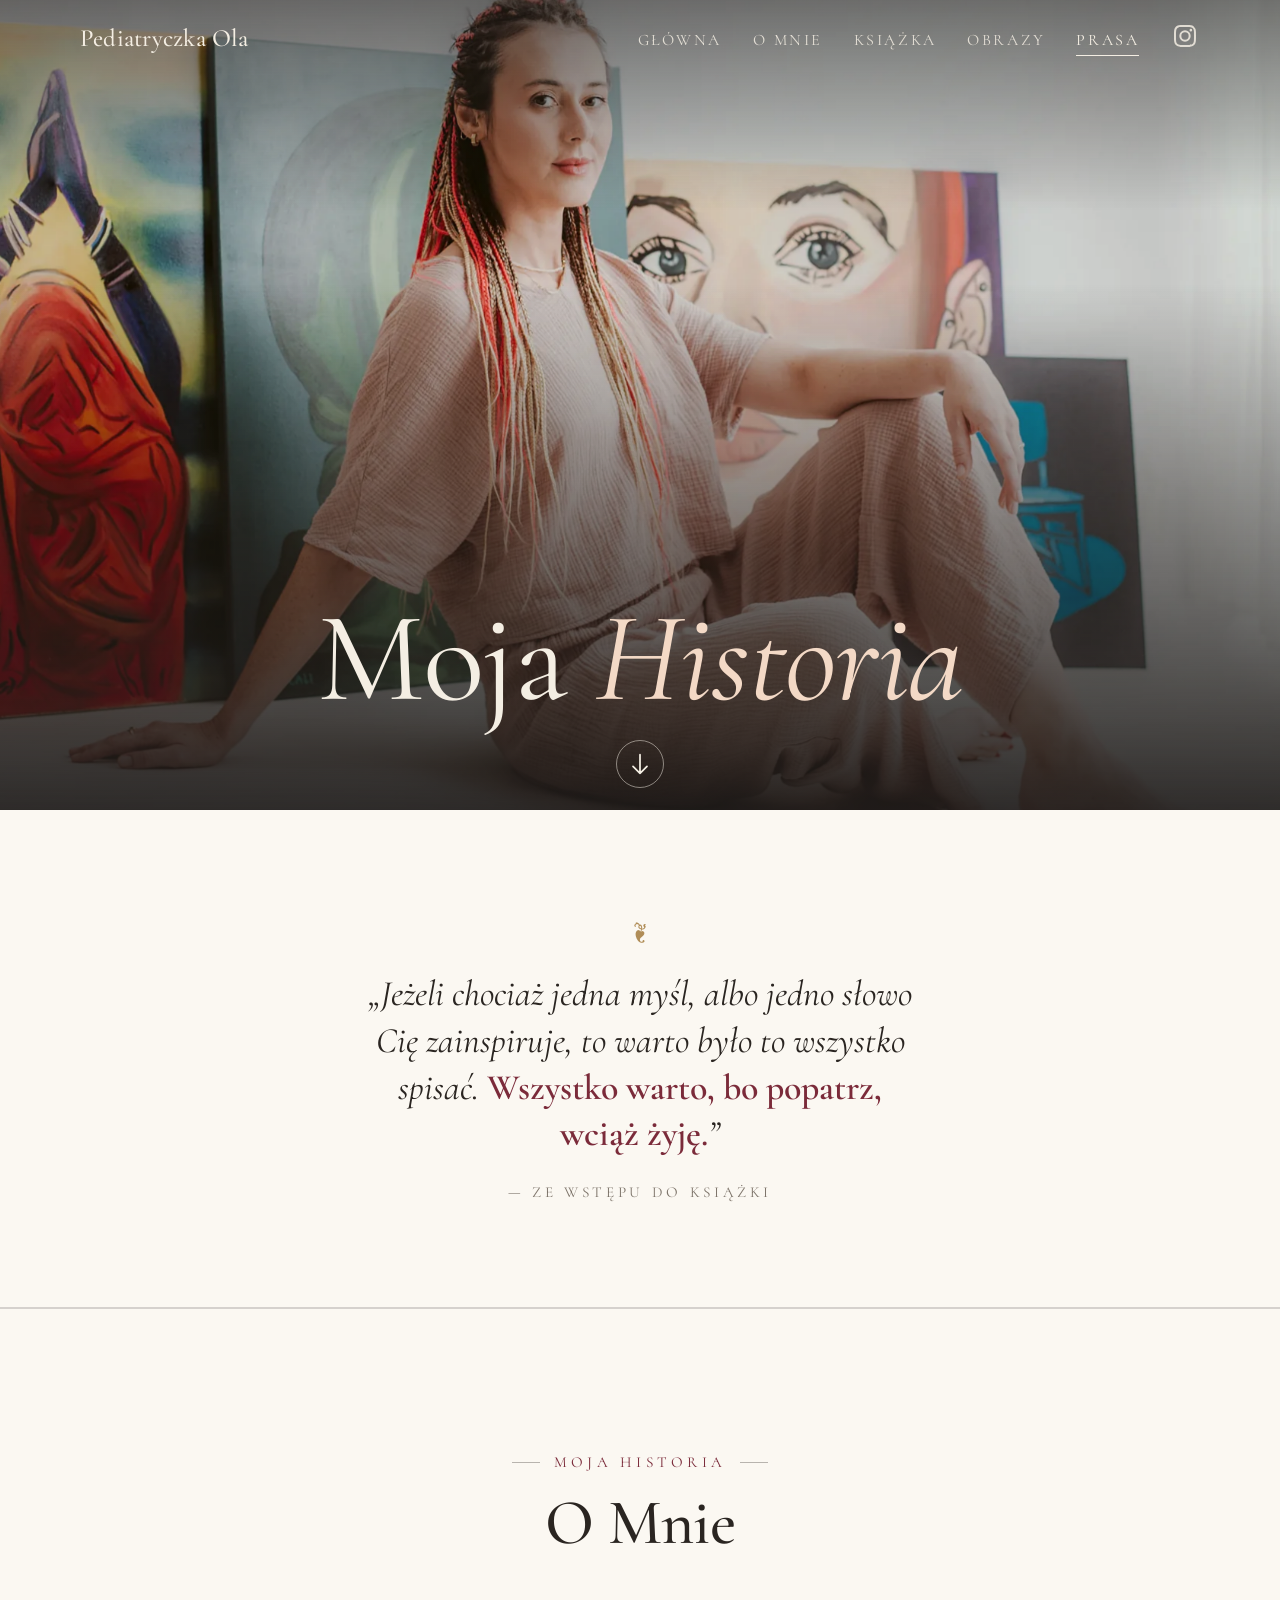
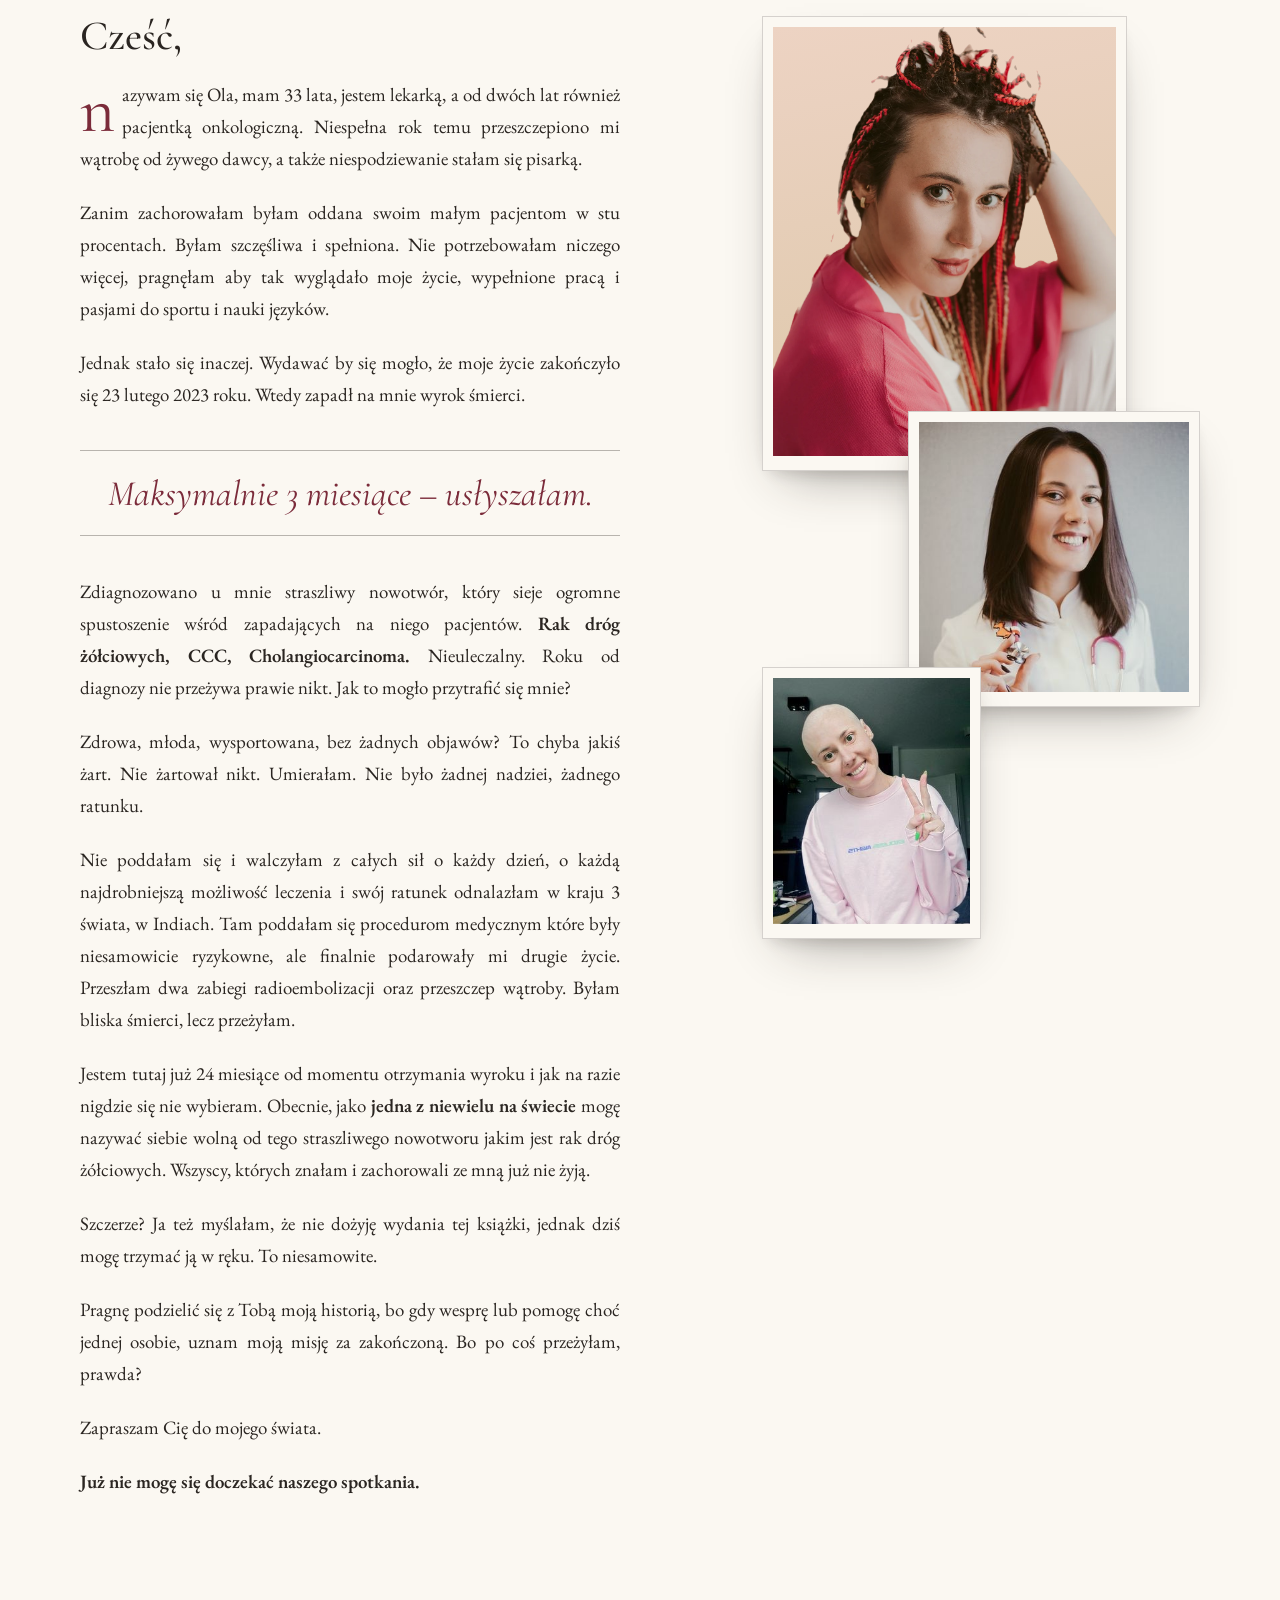
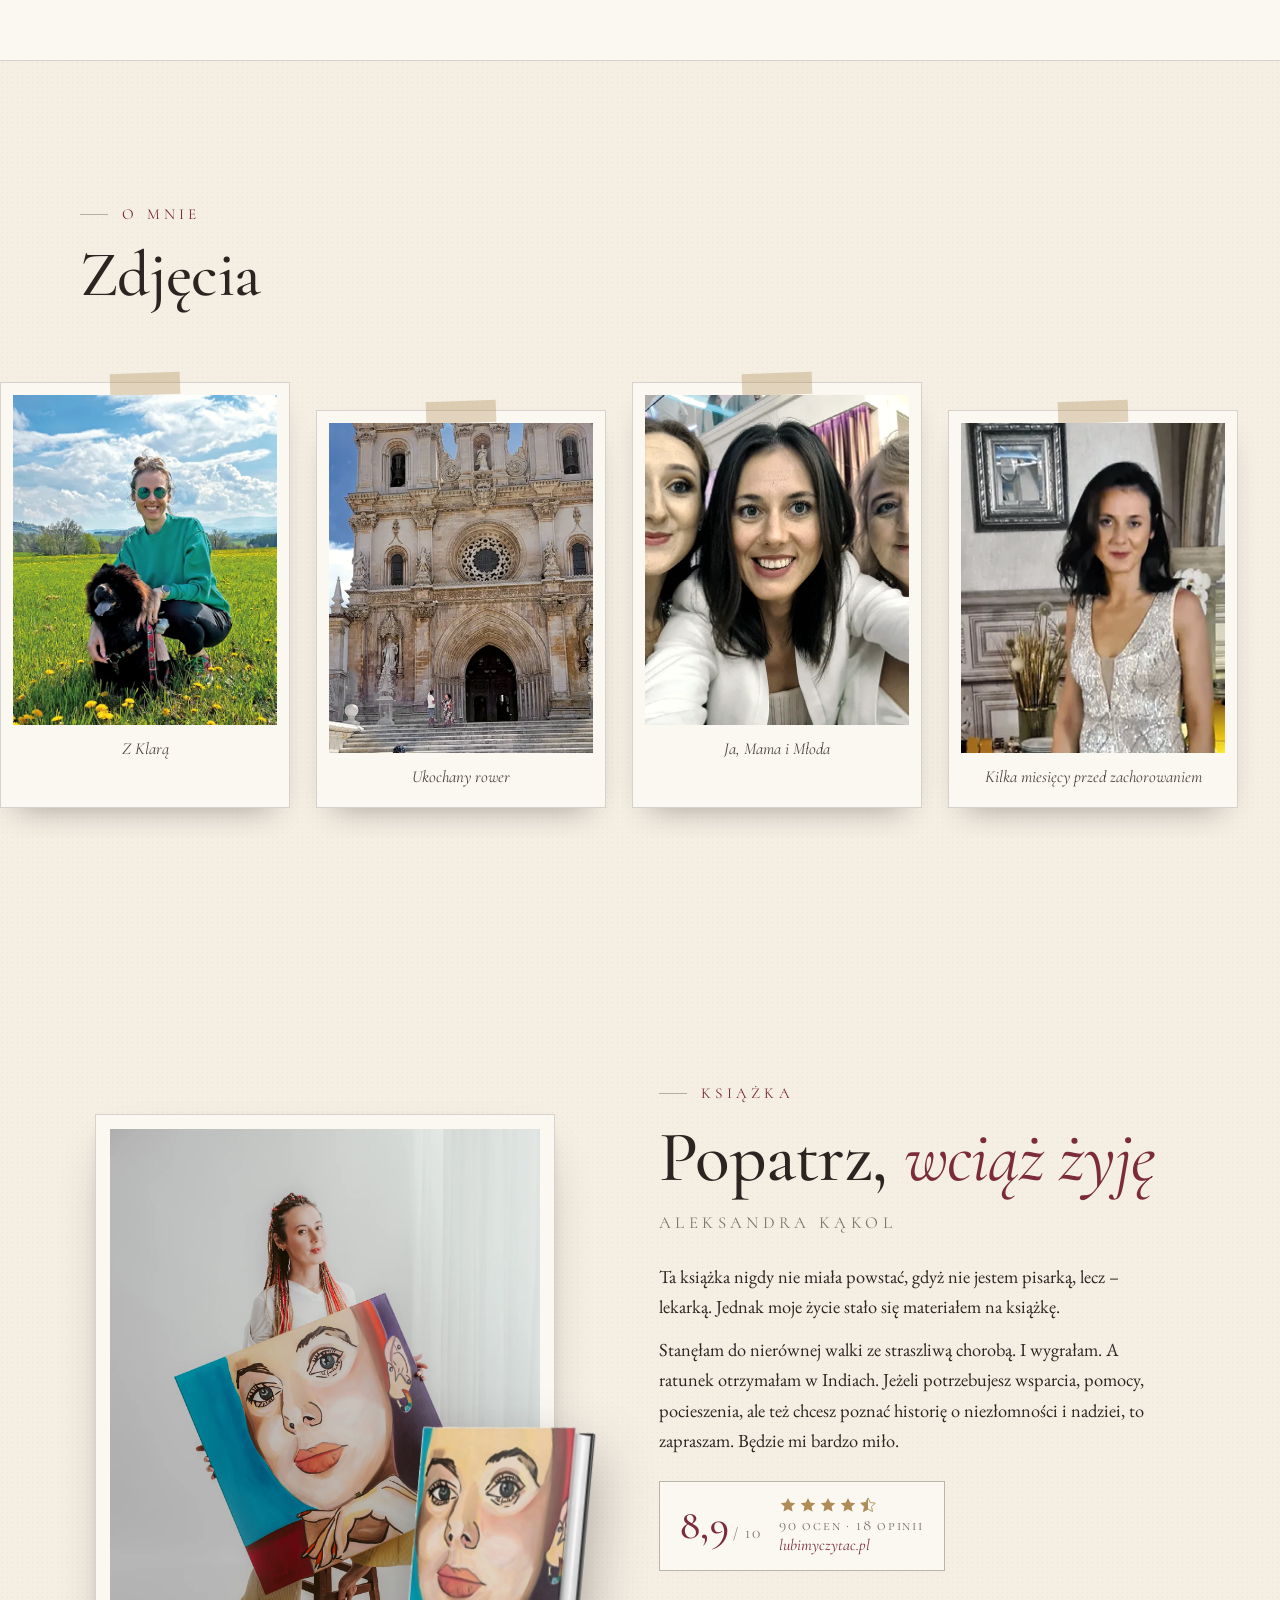
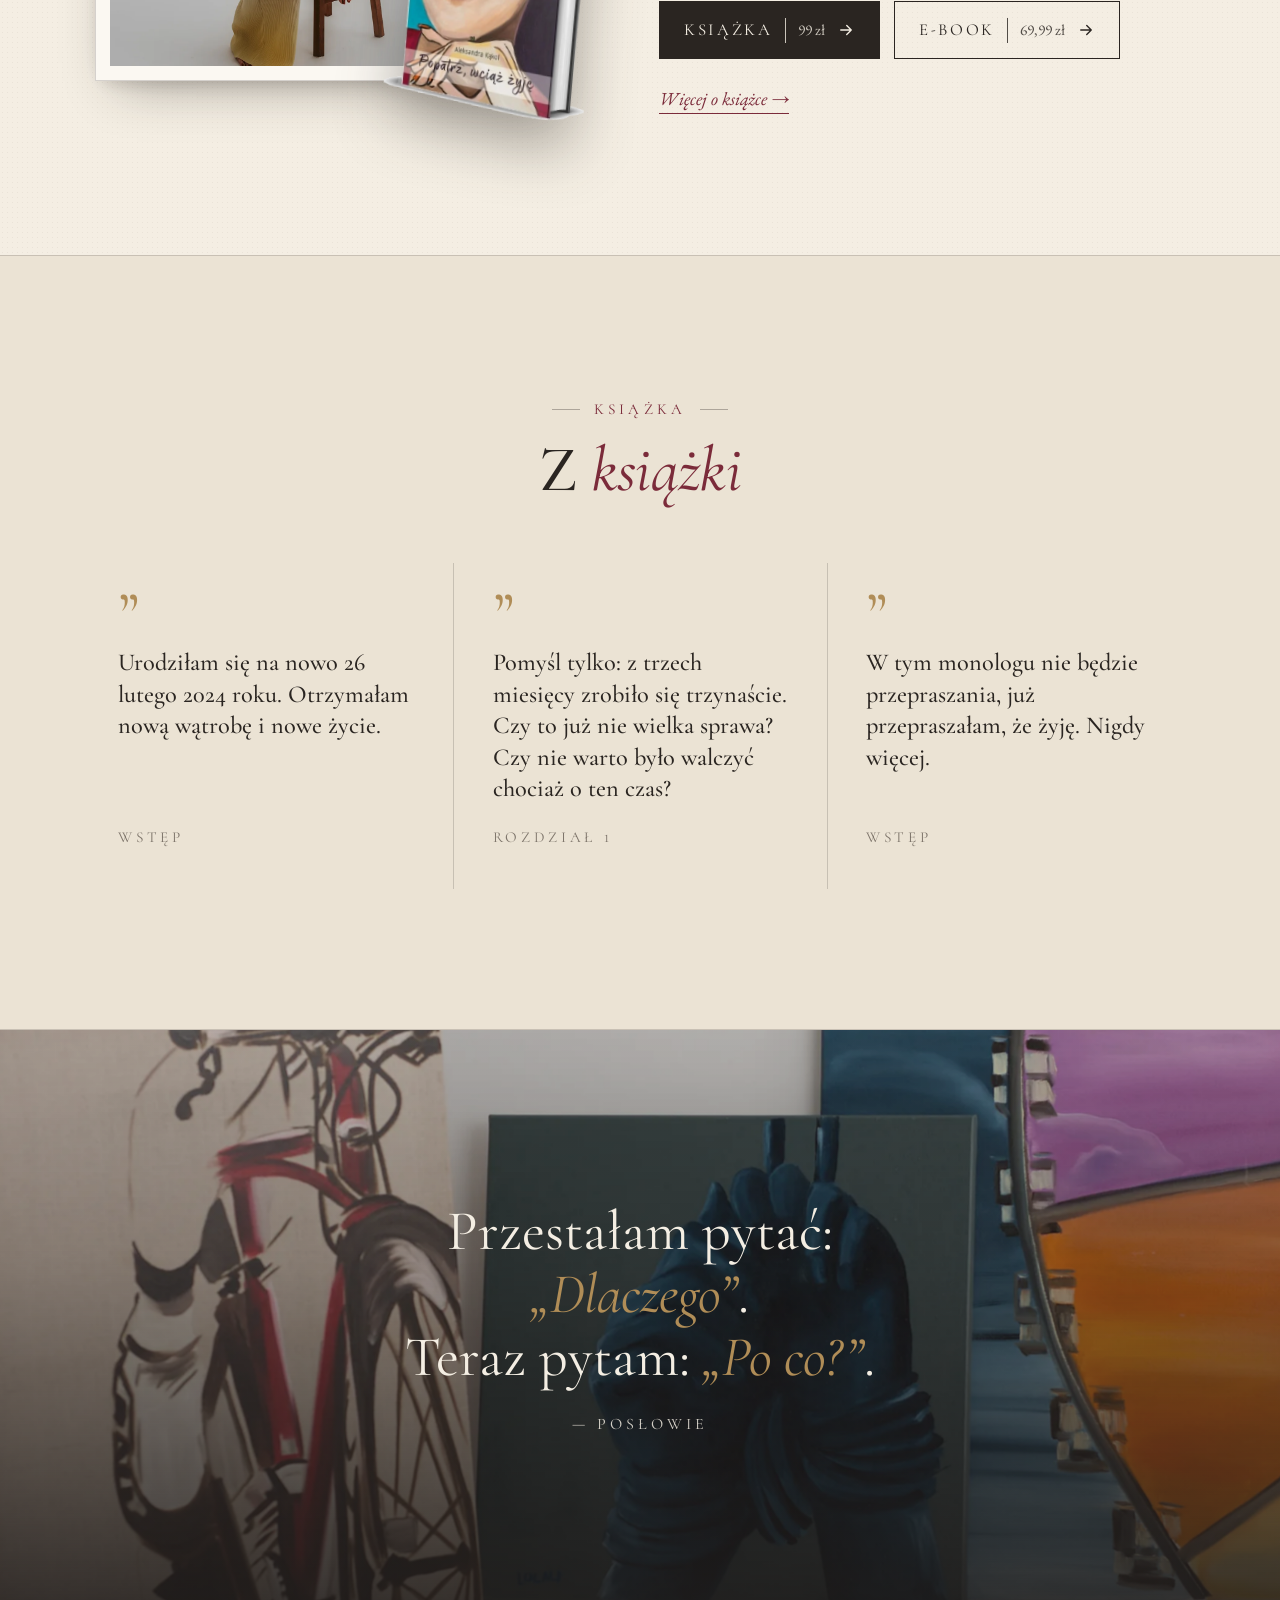
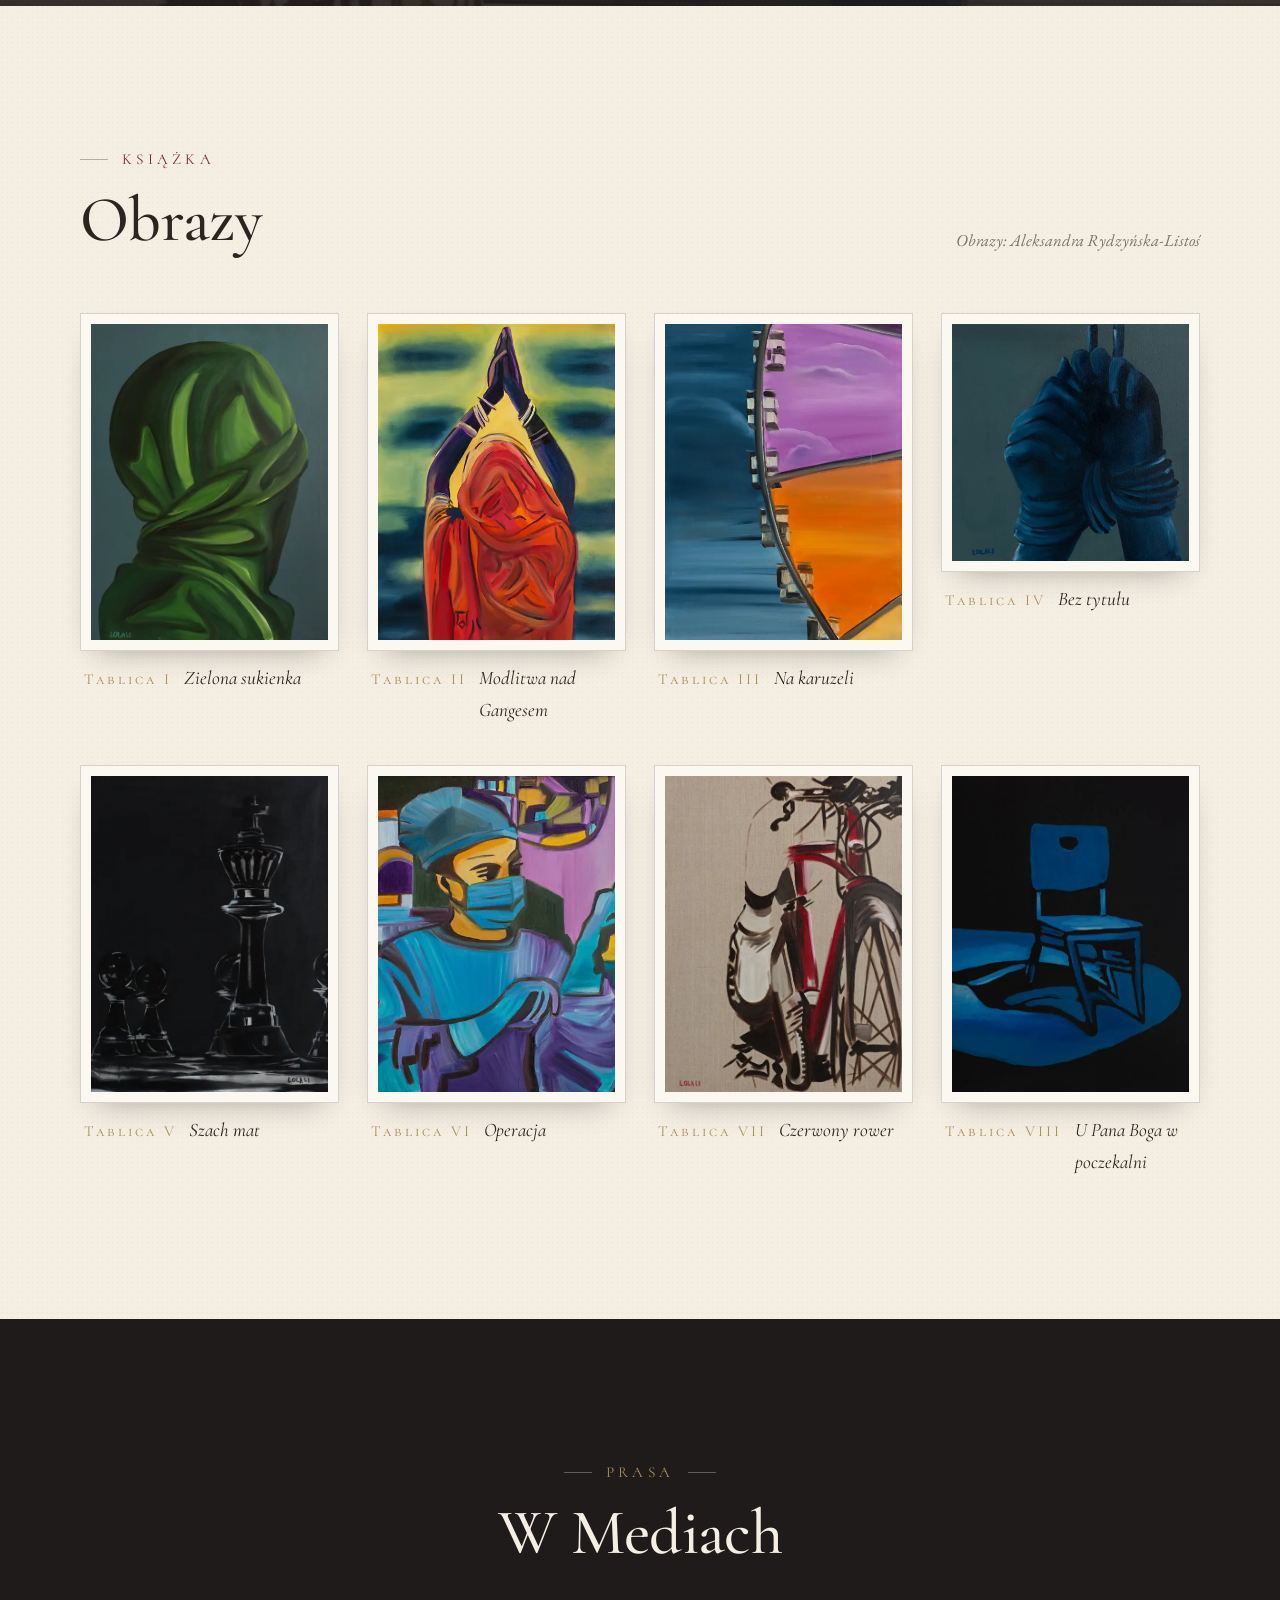
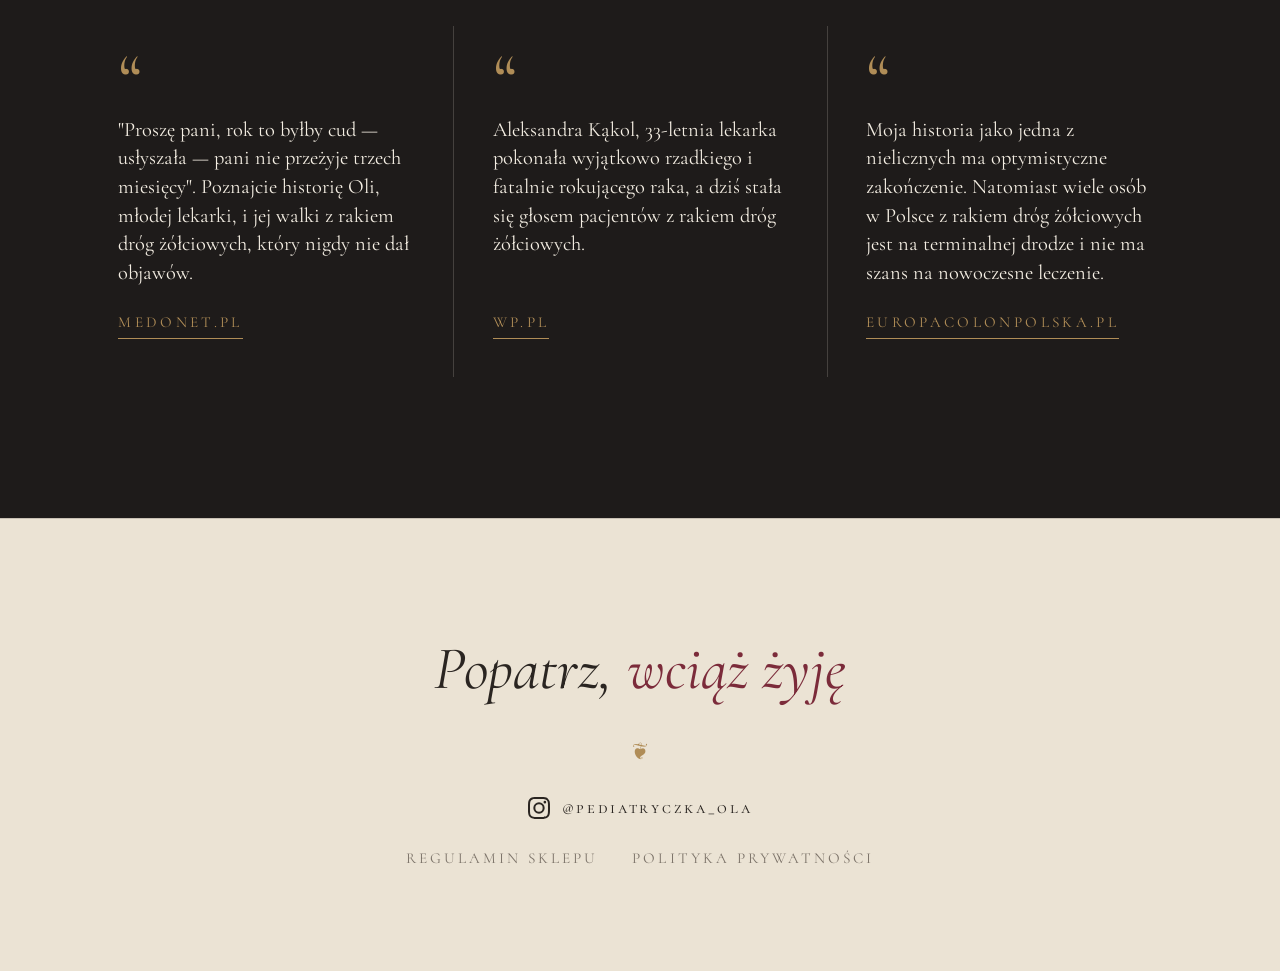
<file: index.html>
<!doctype html>
<html lang="pl">
<head>
  <meta charset="utf-8">
  <meta name="viewport" content="width=device-width, initial-scale=1">
  <title>Pediatryczka Ola — Moja Historia</title>
  <meta name="description" content="Ola — lekarka, pacjentka onkologiczna, autorka książki „Popatrz, wciąż żyję”. Moja historia, książka i e-book, obrazy, prasa.">
  <meta property="og:title" content="Pediatryczka Ola — Moja Historia">
  <meta property="og:description" content="Ola — lekarka, pacjentka onkologiczna, autorka książki „Popatrz, wciąż żyję”.">
  <meta property="og:type" content="website">
  <meta property="og:image" content="https://pediatryczka.pl/assets/hero.jpg">
  <link rel="icon" href="favicon.ico" sizes="any">
  <link rel="icon" type="image/png" sizes="32x32" href="assets/favicon-32.png">
  <link rel="icon" type="image/png" sizes="16x16" href="assets/favicon-16.png">
  <link rel="apple-touch-icon" sizes="180x180" href="assets/apple-touch-icon.png">
  <link rel="manifest" href="assets/site.webmanifest">
  <meta name="theme-color" content="#f4eee3">
  <link rel="preconnect" href="https://fonts.googleapis.com">
  <link rel="preconnect" href="https://fonts.gstatic.com" crossorigin>
  <link rel="stylesheet" href="https://fonts.googleapis.com/css2?family=Cormorant+Garamond:ital,wght@0,400;0,500;0,600;1,400;1,500&family=EB+Garamond:ital,wght@0,400;0,500;1,400&family=Cormorant+SC:wght@500;600&display=swap">
  <link rel="stylesheet" href="styles.css">
  <script>document.documentElement.classList.add('js');</script>
</head>
<body>

<a class="skip" href="#o-mnie">Przejdź do treści</a>

<header class="top" id="top">
  <nav class="nav" aria-label="Główna nawigacja">
    <a class="brand" href="#top">Pediatryczka Ola</a>
    <button class="burger" type="button" aria-expanded="false" aria-controls="menu" aria-label="Menu"><span></span><span></span></button>
    <ul class="menu" id="menu">
      <li><a href="#top">Główna</a></li>
      <li><a href="#o-mnie">O Mnie</a></li>
      <li><a href="#ksiazka">Książka</a></li>
      <li><a href="#obrazy">Obrazy</a></li>
      <li><a href="#prasa">Prasa</a></li>
      <li><a class="ig" href="https://www.instagram.com/pediatryczka_ola/" target="_blank" rel="noopener" aria-label="Instagram @pediatryczka_ola"><svg viewBox="0 0 24 24" width="22" height="22" aria-hidden="true"><path fill="currentColor" d="M12 2.2c3.2 0 3.6 0 4.8.1 1.2.1 1.8.2 2.2.4.6.2 1 .5 1.4.9.4.4.7.8.9 1.4.2.4.4 1 .4 2.2.1 1.3.1 1.6.1 4.8s0 3.6-.1 4.8c-.1 1.2-.2 1.8-.4 2.2-.2.6-.5 1-.9 1.4-.4.4-.8.7-1.4.9-.4.2-1 .4-2.2.4-1.3.1-1.6.1-4.8.1s-3.6 0-4.8-.1c-1.2-.1-1.8-.2-2.2-.4-.6-.2-1-.5-1.4-.9-.4-.4-.7-.8-.9-1.4-.2-.4-.4-1-.4-2.2C2.2 15.6 2.2 15.2 2.2 12s0-3.6.1-4.8c.1-1.2.2-1.8.4-2.2.2-.6.5-1 .9-1.4.4-.4.8-.7 1.4-.9.4-.2 1-.4 2.2-.4C8.4 2.2 8.8 2.2 12 2.2M12 0C8.7 0 8.3 0 7.1.1 5.8.1 4.9.3 4.1.6c-.8.3-1.5.7-2.1 1.4C1.3 2.6.9 3.3.6 4.1.3 4.9.1 5.8.1 7.1 0 8.3 0 8.7 0 12s0 3.7.1 4.9c.1 1.3.3 2.2.6 2.9.3.8.7 1.5 1.4 2.1.7.7 1.3 1.1 2.1 1.4.8.3 1.6.5 2.9.6C8.3 24 8.7 24 12 24s3.7 0 4.9-.1c1.3-.1 2.2-.3 2.9-.6.8-.3 1.5-.7 2.1-1.4.7-.7 1.1-1.3 1.4-2.1.3-.8.5-1.6.6-2.9.1-1.2.1-1.6.1-4.9s0-3.7-.1-4.9c-.1-1.3-.3-2.2-.6-2.9-.3-.8-.7-1.5-1.4-2.1C21.4 1.3 20.7.9 19.9.6 19.1.3 18.2.1 16.9.1 15.7 0 15.3 0 12 0zm0 5.8a6.2 6.2 0 1 0 0 12.4 6.2 6.2 0 0 0 0-12.4zM12 16a4 4 0 1 1 0-8 4 4 0 0 1 0 8zm6.4-11.8a1.4 1.4 0 1 0 0 2.9 1.4 1.4 0 0 0 0-2.9z"/></svg></a></li>
    </ul>
  </nav>
</header>

<main>

  <section class="hero" aria-label="Moja Historia">
    <picture class="hero__media" data-parallax>
      <source srcset="assets/hero.webp" type="image/webp">
      <img src="assets/hero.jpg" alt="Ola siedzi na podłodze pracowni, za nią obrazy z książki" fetchpriority="high">
    </picture>
    <div class="hero__veil" aria-hidden="true"></div>
    <div class="hero__content">
      <h1 class="hero__title"><span class="hero__w">Moja</span> <em class="hero__w">Historia</em></h1>
    </div>
    <a class="hero__scroll" href="#motto" aria-label="Przewiń w dół"><svg viewBox="0 0 24 24" width="28" height="28" aria-hidden="true"><path fill="none" stroke="currentColor" stroke-width="1.5" stroke-linecap="round" stroke-linejoin="round" d="M12 4v16m0 0-6-6m6 6 6-6"/></svg></a>
  </section>

  <section class="motto" id="motto" aria-label="Motto">
    <div class="wrap motto__inner reveal">
      <p class="motto__text">„Jeżeli chociaż jedna myśl, albo jedno słowo Cię zainspiruje, to warto było to wszystko spisać. <strong>Wszystko warto, bo popatrz, wciąż żyję.</strong>”</p>
      <p class="motto__src">— ze wstępu do książki</p>
    </div>
  </section>

  <section class="about" id="o-mnie">
    <div class="wrap">
      <header class="sec-head reveal">
        <p class="eyebrow">Moja Historia</p>
        <h2 class="sec-title">O Mnie</h2>
      </header>
      <div class="about__grid">
        <div class="about__text reveal">

          <p class="about__hi"><strong>Cześć,</strong></p>
          <p>nazywam się Ola, mam 33 lata, jestem lekarką, a od dwóch lat również pacjentką onkologiczną. Niespełna rok temu przeszczepiono mi wątrobę od żywego dawcy, a także niespodziewanie stałam się pisarką.</p>
          <p>Zanim zachorowałam byłam oddana swoim małym pacjentom w stu procentach. Byłam szczęśliwa i spełniona. Nie potrzebowałam niczego więcej, pragnęłam aby tak wyglądało moje życie, wypełnione pracą i pasjami do sportu i nauki języków.</p>
          <p>Jednak stało się inaczej. Wydawać by się mogło, że moje życie zakończyło się 23 lutego 2023 roku. Wtedy zapadł na mnie wyrok śmierci.</p>
          <figure class="photo-inline"><img src="assets/ola-portret.webp" alt="Ola w różowej marynarce, z kolorowymi warkoczykami" loading="lazy"></figure>
          <p class="about__pull">Maksymalnie 3 miesiące – usłyszałam.</p>
          <p>Zdiagnozowano u mnie straszliwy nowotwór, który sieje ogromne spustoszenie wśród zapadających na niego pacjentów. <strong>Rak dróg żółciowych, CCC, Cholangiocarcinoma.</strong> Nieuleczalny. Roku od diagnozy nie przeżywa prawie nikt. Jak to mogło przytrafić się mnie?</p>
          <p>Zdrowa, młoda, wysportowana, bez żadnych objawów? To chyba jakiś żart. Nie żartował nikt. Umierałam. Nie było żadnej nadziei, żadnego ratunku.</p>
          <figure class="photo-inline photo-inline--sq"><img src="assets/ola-lekarka.jpg" alt="Ola w białym fartuchu lekarskim ze stetoskopem" loading="lazy"></figure>
          <p>Nie poddałam się i walczyłam z całych sił o każdy dzień, o każdą najdrobniejszą możliwość leczenia i swój ratunek odnalazłam w kraju 3 świata, w Indiach. Tam poddałam się procedurom medycznym które były niesamowicie ryzykowne, ale finalnie podarowały mi drugie życie. Przeszłam dwa zabiegi radioembolizacji oraz przeszczep wątroby. Byłam bliska śmierci, lecz przeżyłam.</p>
          <p>Jestem tutaj już 24 miesiące od momentu otrzymania wyroku i jak na razie nigdzie się nie wybieram. Obecnie, jako <strong>jedna z niewielu na świecie</strong> mogę nazywać siebie wolną od tego straszliwego nowotworu jakim jest rak dróg żółciowych. Wszyscy, których znałam i zachorowali ze mną już nie żyją.</p>
          <figure class="photo-inline"><img src="assets/ola-usmiech.jpg" alt="Ola uśmiechnięta, pokazuje znak pokoju" loading="lazy"></figure>
          <p>Szczerze? Ja też myślałam, że nie dożyję wydania tej książki, jednak dziś mogę trzymać ją w ręku. To niesamowite.</p>
          <p>Pragnę podzielić się z Tobą moją historią, bo gdy wesprę lub pomogę choć jednej osobie, uznam moją misję za zakończoną. Bo po coś przeżyłam, prawda?</p>
          <p>Zapraszam Cię do mojego świata.</p>
          <p class="about__sign"><strong>Już nie mogę się doczekać naszego spotkania.</strong></p>

        </div>
        <aside class="about__photos" aria-label="Zdjęcia">
          <figure class="photo photo--1 reveal"><img src="assets/ola-portret.webp" alt="Ola w różowej marynarce, z kolorowymi warkoczykami" loading="lazy"></figure>
          <figure class="photo photo--2 reveal"><img src="assets/ola-lekarka.jpg" alt="Ola w białym fartuchu lekarskim ze stetoskopem" loading="lazy"></figure>
          <figure class="photo photo--3 reveal"><img src="assets/ola-usmiech.jpg" alt="Ola uśmiechnięta, pokazuje znak pokoju" loading="lazy"></figure>
        </aside>
      </div>
    </div>
  </section>

  <section class="moments" id="chwile">
    <div class="wrap">
      <header class="sec-head sec-head--row reveal">
        <div>
          <p class="eyebrow">O Mnie</p>
          <h2 class="sec-title">Zdjęcia</h2>
        </div>
      </header>
    </div>
    <ul class="moments__strip" data-drag>
        <li class="moment reveal" style="--i:0">
          <img src="assets/foto/z-klara.webp" alt="Z Klarą" loading="lazy">
          <figcaption>Z Klarą</figcaption>
        </li>
        <li class="moment reveal" style="--i:1">
          <img src="assets/foto/ukochany-rower.webp" alt="Ukochany rower" loading="lazy">
          <figcaption>Ukochany rower</figcaption>
        </li>
        <li class="moment reveal" style="--i:2">
          <img src="assets/foto/ja-mama-i-mloda.webp" alt="Ja, Mama i Młoda" loading="lazy">
          <figcaption>Ja, Mama i Młoda</figcaption>
        </li>
        <li class="moment reveal" style="--i:3">
          <img src="assets/foto/kilka-miesiecy-przed.webp" alt="Kilka miesięcy przed zachorowaniem" loading="lazy">
          <figcaption>Kilka miesięcy przed zachorowaniem</figcaption>
        </li>
        <li class="moment reveal" style="--i:4">
          <img src="assets/foto/w-pracy.webp" alt="W pracy" loading="lazy">
          <figcaption>W pracy</figcaption>
        </li>
        <li class="moment reveal" style="--i:5">
          <img src="assets/foto/podczas-chemioterapii.webp" alt="Podczas chemioterapii" loading="lazy">
          <figcaption>Podczas chemioterapii</figcaption>
        </li>
        <li class="moment reveal" style="--i:6">
          <img src="assets/foto/podczas-chemioterapii-2.webp" alt="Podczas chemioterapii" loading="lazy">
          <figcaption>Podczas chemioterapii</figcaption>
        </li>
        <li class="moment reveal" style="--i:7">
          <img src="assets/foto/indie-1.webp" alt="Indie" loading="lazy">
          <figcaption>Indie</figcaption>
        </li>
        <li class="moment reveal" style="--i:8">
          <img src="assets/foto/indie-2.webp" alt="Indie" loading="lazy">
          <figcaption>Indie</figcaption>
        </li>
    </ul>
  </section>

  <section class="book" id="ksiazka">
    <div class="wrap book__grid">
      <div class="book__visual reveal">
        <figure class="book__photo"><img src="assets/ola-obraz.webp" alt="Ola trzyma obraz — malowany portret, który stał się okładką książki" loading="lazy"></figure>
        <figure class="book__cover"><img src="assets/book.webp" alt="Okładka książki „Popatrz, wciąż żyję”" loading="lazy"></figure>
      </div>
      <div class="book__body reveal">
        <p class="eyebrow">Książka</p>
        <h2 class="book__title">Popatrz, <em>wciąż żyję</em></h2>
        <p class="book__author">Aleksandra Kąkol</p>
        <p class="book__lead">Ta książka nigdy nie miała powstać, gdyż nie jestem pisarką, lecz – lekarką. Jednak moje życie stało się materiałem na książkę.</p>
        <p class="book__lead">Stanęłam do nierównej walki ze straszliwą chorobą. I wygrałam. A ratunek otrzymałam w Indiach. Jeżeli potrzebujesz wsparcia, pomocy, pocieszenia, ale też chcesz poznać historię o niezłomności i nadziei, to zapraszam. Będzie mi bardzo miło.</p>
        <a class="rating" href="https://lubimyczytac.pl/ksiazka/5171590/popatrz-wciaz-zyje" target="_blank" rel="noopener">
          <span class="rating__score"><strong>8,9</strong><span>/ 10</span></span>
          <span class="rating__stars" aria-label="4,5 na 5 gwiazdek"><svg viewBox="0 0 24 24" width="18" height="18" aria-hidden="true"><path fill="currentColor" d="M12 2.5l2.9 6.2 6.8.8-5 4.6 1.3 6.7L12 17.5l-6 3.3 1.3-6.7-5-4.6 6.8-.8z"/></svg><svg viewBox="0 0 24 24" width="18" height="18" aria-hidden="true"><path fill="currentColor" d="M12 2.5l2.9 6.2 6.8.8-5 4.6 1.3 6.7L12 17.5l-6 3.3 1.3-6.7-5-4.6 6.8-.8z"/></svg><svg viewBox="0 0 24 24" width="18" height="18" aria-hidden="true"><path fill="currentColor" d="M12 2.5l2.9 6.2 6.8.8-5 4.6 1.3 6.7L12 17.5l-6 3.3 1.3-6.7-5-4.6 6.8-.8z"/></svg><svg viewBox="0 0 24 24" width="18" height="18" aria-hidden="true"><path fill="currentColor" d="M12 2.5l2.9 6.2 6.8.8-5 4.6 1.3 6.7L12 17.5l-6 3.3 1.3-6.7-5-4.6 6.8-.8z"/></svg><svg viewBox="0 0 24 24" width="18" height="18" aria-hidden="true"><defs><linearGradient id="hs"><stop offset="50%" stop-color="currentColor"/><stop offset="50%" stop-color="transparent"/></linearGradient></defs><path fill="url(#hs)" stroke="currentColor" stroke-width="1.2" d="M12 2.5l2.9 6.2 6.8.8-5 4.6 1.3 6.7L12 17.5l-6 3.3 1.3-6.7-5-4.6 6.8-.8z"/></svg></span>
          <span class="rating__meta">90 ocen · 18 opinii<br><em>lubimyczytac.pl</em></span>
        </a>
        <div class="book__actions">
          <a class="btn btn--solid" href="https://pediatryczka.salescrm.pl/cart/add_product/13860" target="_blank" rel="noopener"><span>książka</span><span class="btn__price">99 zł</span><svg viewBox="0 0 24 24" width="18" height="18" aria-hidden="true"><path fill="none" stroke="currentColor" stroke-width="1.8" stroke-linecap="round" stroke-linejoin="round" d="M5 12h14m0 0-6-6m6 6-6 6"/></svg></a>
          <a class="btn btn--ghost" href="https://pediatryczka.salescrm.pl/cart/add_product/16813" target="_blank" rel="noopener"><span>e-book</span><span class="btn__price">69,99 zł</span><svg viewBox="0 0 24 24" width="18" height="18" aria-hidden="true"><path fill="none" stroke="currentColor" stroke-width="1.8" stroke-linecap="round" stroke-linejoin="round" d="M5 12h14m0 0-6-6m6 6-6 6"/></svg></a>
        </div>
        <a class="more" href="ksiazka.html">Więcej o książce <span aria-hidden="true">→</span></a>
      </div>
    </div>
  </section>

  <section class="quotes" id="cytaty">
    <div class="wrap">
      <header class="sec-head reveal">
        <p class="eyebrow">Książka</p>
        <h2 class="sec-title">Z <em>książki</em></h2>
      </header>
      <ul class="q-grid">
        <li class="q reveal" style="--i:0">
          <blockquote><p>Urodziłam się na nowo 26 lutego 2024 roku. Otrzymałam nową wątrobę i nowe życie.</p></blockquote>
          <cite>Wstęp</cite>
        </li>
        <li class="q reveal" style="--i:1">
          <blockquote><p>Pomyśl tylko: z trzech miesięcy zrobiło się trzynaście. Czy to już nie wielka sprawa? Czy nie warto było walczyć chociaż o ten czas?</p></blockquote>
          <cite>Rozdział 1</cite>
        </li>
        <li class="q reveal" style="--i:2">
          <blockquote><p>W tym monologu nie będzie przepraszania, już przepraszałam, że żyję. Nigdy więcej.</p></blockquote>
          <cite>Wstęp</cite>
        </li>
      </ul>
    </div>
  </section>

  <section class="band" aria-label="Cytat">
    <picture class="band__media" data-parallax>
      <img src="assets/obrazy/plan-3.webp" alt="Trzy obrazy z książki oparte o ścianę: Czerwony rower, Bez tytułu, Na karuzeli" loading="lazy">
    </picture>
    <div class="band__veil" aria-hidden="true"></div>
    <div class="wrap band__inner reveal">
      <p class="band__quote">Przestałam pytać: <em>„Dlaczego”</em>.<br>Teraz pytam: <em>„Po co?”</em>.</p>
      <p class="band__src">— Posłowie</p>
    </div>
  </section>

  <section class="gallery" id="obrazy">
    <div class="wrap">
      <header class="sec-head sec-head--row reveal">
        <div>
          <p class="eyebrow">Książka</p>
          <h2 class="sec-title">Obrazy</h2>
        </div>
        <p class="sec-note">Obrazy: Aleksandra Rydzyńska-Listoś</p>
      </header>
      <ul class="art-grid">
        <li class="art art--tall reveal" style="--i:0">
          <a class="art__link" href="assets/obrazy/zielona-sukienka.webp" data-title="Zielona sukienka">
            <img src="assets/obrazy/zielona-sukienka-s.webp" alt="Obraz „Zielona sukienka”" loading="lazy">
          </a>
          <figcaption class="art__cap"><span class="art__num">I</span><span class="art__title">Zielona sukienka</span></figcaption>
        </li>
        <li class="art art--tall reveal" style="--i:1">
          <a class="art__link" href="assets/obrazy/modlitwa-nad-gangesem.webp" data-title="Modlitwa nad Gangesem">
            <img src="assets/obrazy/modlitwa-nad-gangesem-s.webp" alt="Obraz „Modlitwa nad Gangesem”" loading="lazy">
          </a>
          <figcaption class="art__cap"><span class="art__num">II</span><span class="art__title">Modlitwa nad Gangesem</span></figcaption>
        </li>
        <li class="art art--tall reveal" style="--i:2">
          <a class="art__link" href="assets/obrazy/na-karuzeli.webp" data-title="Na karuzeli">
            <img src="assets/obrazy/na-karuzeli-s.webp" alt="Obraz „Na karuzeli”" loading="lazy">
          </a>
          <figcaption class="art__cap"><span class="art__num">III</span><span class="art__title">Na karuzeli</span></figcaption>
        </li>
        <li class="art art--square reveal" style="--i:3">
          <a class="art__link" href="assets/obrazy/bez-tytulu.webp" data-title="Bez tytułu">
            <img src="assets/obrazy/bez-tytulu-s.webp" alt="Obraz „Bez tytułu”" loading="lazy">
          </a>
          <figcaption class="art__cap"><span class="art__num">IV</span><span class="art__title">Bez tytułu</span></figcaption>
        </li>
        <li class="art art--tall reveal" style="--i:4">
          <a class="art__link" href="assets/obrazy/szach-mat.webp" data-title="Szach mat">
            <img src="assets/obrazy/szach-mat-s.webp" alt="Obraz „Szach mat”" loading="lazy">
          </a>
          <figcaption class="art__cap"><span class="art__num">V</span><span class="art__title">Szach mat</span></figcaption>
        </li>
        <li class="art art--wide reveal" style="--i:5">
          <a class="art__link" href="assets/obrazy/operacja.webp" data-title="Operacja">
            <img src="assets/obrazy/operacja-s.webp" alt="Obraz „Operacja”" loading="lazy">
          </a>
          <figcaption class="art__cap"><span class="art__num">VI</span><span class="art__title">Operacja</span></figcaption>
        </li>
        <li class="art art--tall reveal" style="--i:6">
          <a class="art__link" href="assets/obrazy/czerwony-rower.webp" data-title="Czerwony rower">
            <img src="assets/obrazy/czerwony-rower-s.webp" alt="Obraz „Czerwony rower”" loading="lazy">
          </a>
          <figcaption class="art__cap"><span class="art__num">VII</span><span class="art__title">Czerwony rower</span></figcaption>
        </li>
        <li class="art art--tall reveal" style="--i:7">
          <a class="art__link" href="assets/obrazy/u-pana-boga-w-poczekalni.webp" data-title="U Pana Boga w poczekalni">
            <img src="assets/obrazy/u-pana-boga-w-poczekalni-s.webp" alt="Obraz „U Pana Boga w poczekalni”" loading="lazy">
          </a>
          <figcaption class="art__cap"><span class="art__num">VIII</span><span class="art__title">U Pana Boga w poczekalni</span></figcaption>
        </li>
      </ul>
    </div>
  </section>

  <section class="press" id="prasa">
    <div class="wrap">
      <header class="sec-head reveal">
        <p class="eyebrow">Prasa</p>
        <h2 class="sec-title">W Mediach</h2>
      </header>
      <ul class="press-grid">
        <li class="quote reveal" style="--i:0">
          <span class="quote__mark" aria-hidden="true">“</span>
          <blockquote><p>"Proszę pani, rok to byłby cud — usłyszała — pani nie przeżyje trzech miesięcy". Poznajcie historię Oli, młodej lekarki, i jej walki z rakiem dróg żółciowych, który nigdy nie dał objawów.</p></blockquote>
          <a class="quote__src" href="https://www.medonet.pl/choroby-od-a-do-z/choroby-nowotworowe/mloda-lekarka-zachorowala-na-raka-ktory-nigdy-nie-dal-objawow-pani-nie-przezyje-trzech-miesiecy/0x3f6lt" target="_blank" rel="noopener">Medonet.pl</a>
        </li>
        <li class="quote reveal" style="--i:1">
          <span class="quote__mark" aria-hidden="true">“</span>
          <blockquote><p>Aleksandra Kąkol, 33-letnia lekarka pokonała wyjątkowo rzadkiego i fatalnie rokującego raka, a dziś stała się głosem pacjentów z rakiem dróg żółciowych.</p></blockquote>
          <a class="quote__src" href="https://portal.abczdrowie.pl/33-letnia-lekarka-pokonala-rzadkiego-raka-wazne-jest-by-nie-czekac-na-objawy" target="_blank" rel="noopener">WP.PL</a>
        </li>
        <li class="quote reveal" style="--i:2">
          <span class="quote__mark" aria-hidden="true">“</span>
          <blockquote><p>Moja historia jako jedna z nielicznych ma optymistyczne zakończenie. Natomiast wiele osób w Polsce z rakiem dróg żółciowych jest na terminalnej drodze i nie ma szans na nowoczesne leczenie.</p></blockquote>
          <a class="quote__src" href="https://europacolonpolska.pl/patient-story/historia-aleksandry/" target="_blank" rel="noopener">europacolonpolska.pl</a>
        </li>
      </ul>
    </div>
  </section>

</main>

<footer class="foot">
  <div class="wrap foot__inner">
    <p class="foot__motto">Popatrz, <em>wciąż żyję</em></p>
    <a class="foot__ig" href="https://www.instagram.com/pediatryczka_ola/" target="_blank" rel="noopener"><svg viewBox="0 0 24 24" width="22" height="22" aria-hidden="true"><path fill="currentColor" d="M12 2.2c3.2 0 3.6 0 4.8.1 1.2.1 1.8.2 2.2.4.6.2 1 .5 1.4.9.4.4.7.8.9 1.4.2.4.4 1 .4 2.2.1 1.3.1 1.6.1 4.8s0 3.6-.1 4.8c-.1 1.2-.2 1.8-.4 2.2-.2.6-.5 1-.9 1.4-.4.4-.8.7-1.4.9-.4.2-1 .4-2.2.4-1.3.1-1.6.1-4.8.1s-3.6 0-4.8-.1c-1.2-.1-1.8-.2-2.2-.4-.6-.2-1-.5-1.4-.9-.4-.4-.7-.8-.9-1.4-.2-.4-.4-1-.4-2.2C2.2 15.6 2.2 15.2 2.2 12s0-3.6.1-4.8c.1-1.2.2-1.8.4-2.2.2-.6.5-1 .9-1.4.4-.4.8-.7 1.4-.9.4-.2 1-.4 2.2-.4C8.4 2.2 8.8 2.2 12 2.2M12 0C8.7 0 8.3 0 7.1.1 5.8.1 4.9.3 4.1.6c-.8.3-1.5.7-2.1 1.4C1.3 2.6.9 3.3.6 4.1.3 4.9.1 5.8.1 7.1 0 8.3 0 8.7 0 12s0 3.7.1 4.9c.1 1.3.3 2.2.6 2.9.3.8.7 1.5 1.4 2.1.7.7 1.3 1.1 2.1 1.4.8.3 1.6.5 2.9.6C8.3 24 8.7 24 12 24s3.7 0 4.9-.1c1.3-.1 2.2-.3 2.9-.6.8-.3 1.5-.7 2.1-1.4.7-.7 1.1-1.3 1.4-2.1.3-.8.5-1.6.6-2.9.1-1.2.1-1.6.1-4.9s0-3.7-.1-4.9c-.1-1.3-.3-2.2-.6-2.9-.3-.8-.7-1.5-1.4-2.1C21.4 1.3 20.7.9 19.9.6 19.1.3 18.2.1 16.9.1 15.7 0 15.3 0 12 0zm0 5.8a6.2 6.2 0 1 0 0 12.4 6.2 6.2 0 0 0 0-12.4zM12 16a4 4 0 1 1 0-8 4 4 0 0 1 0 8zm6.4-11.8a1.4 1.4 0 1 0 0 2.9 1.4 1.4 0 0 0 0-2.9z"/></svg><span>@pediatryczka_ola</span></a>
    <nav class="foot__links" aria-label="Dokumenty">
      <a href="regulamin.html">Regulamin Sklepu</a>
      <a href="polityka-prywatnosci.html">Polityka Prywatności</a>
    </nav>
  </div>
</footer>

<div class="lightbox" id="lightbox" hidden>
  <button class="lightbox__close" type="button" aria-label="Zamknij">×</button>
  <figure><img alt=""><figcaption></figcaption></figure>
</div>

<script src="script.js" defer></script>
</body>
</html>
</file>
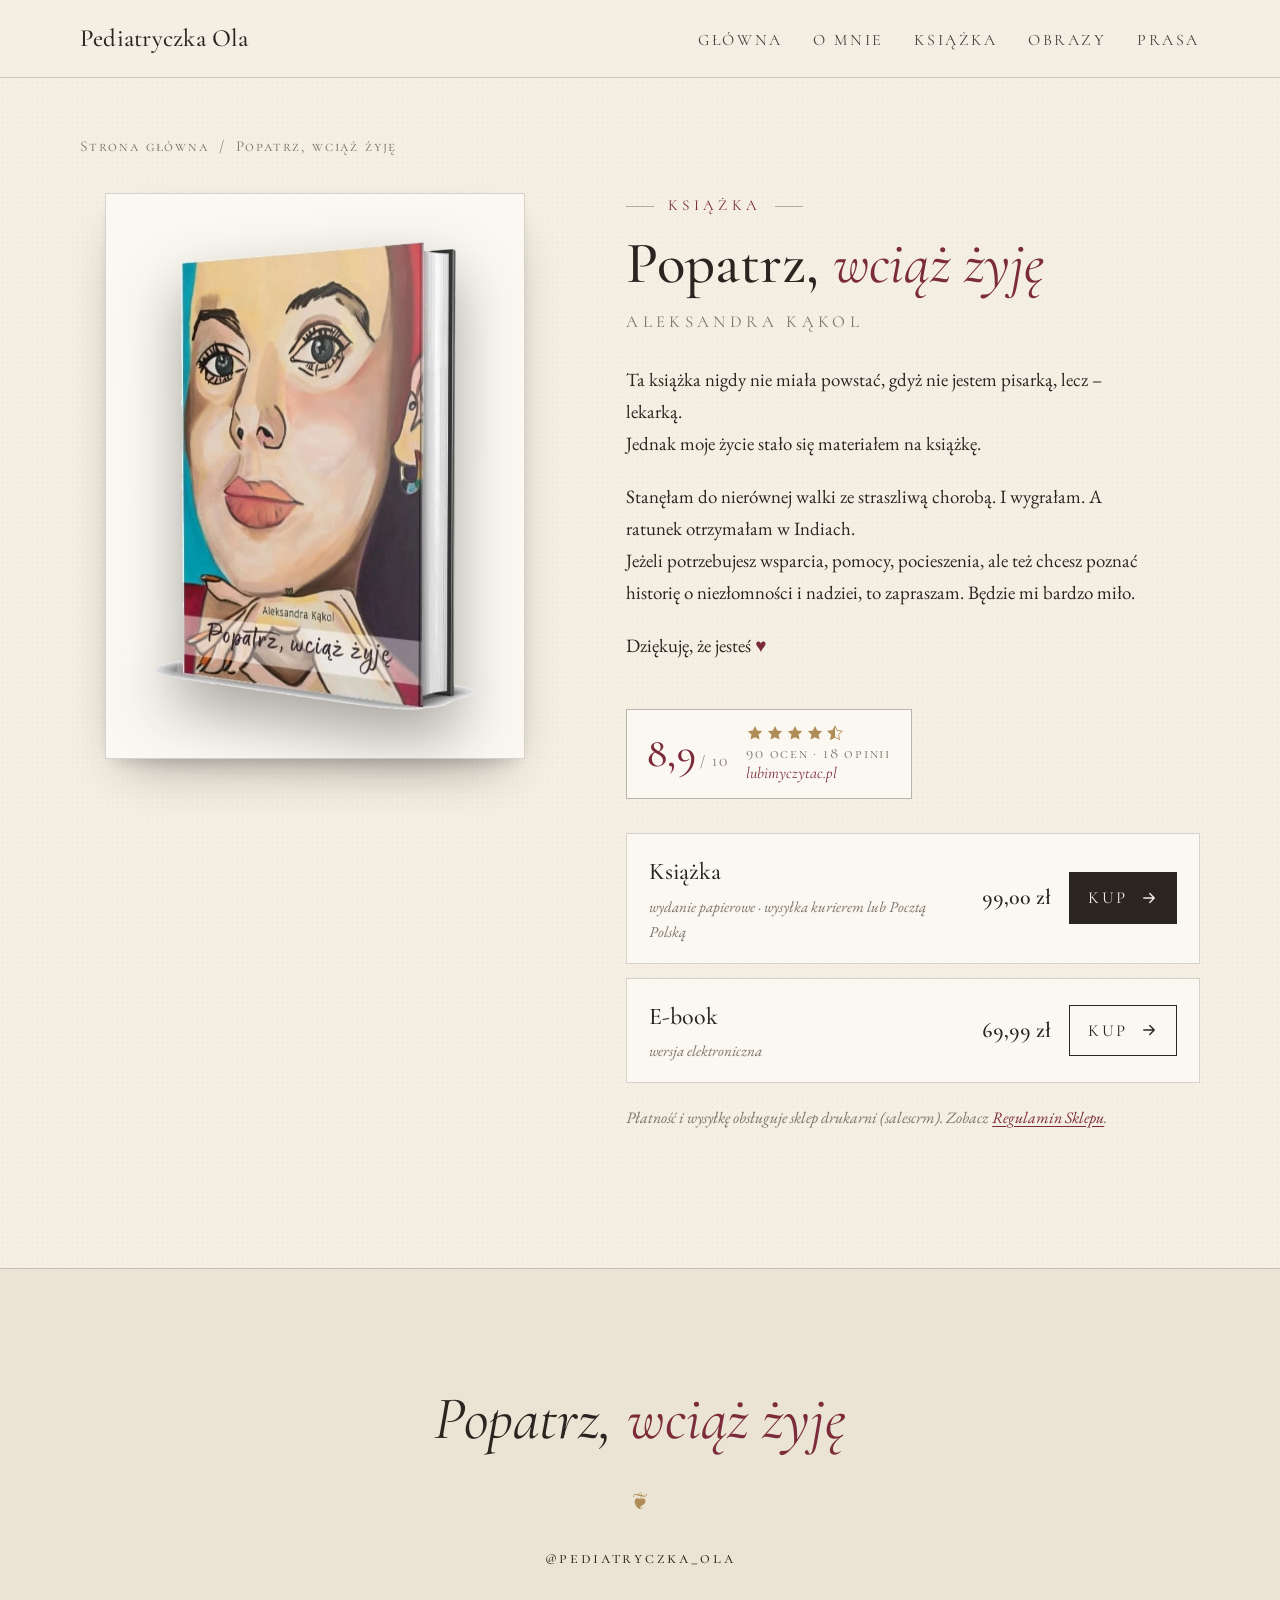
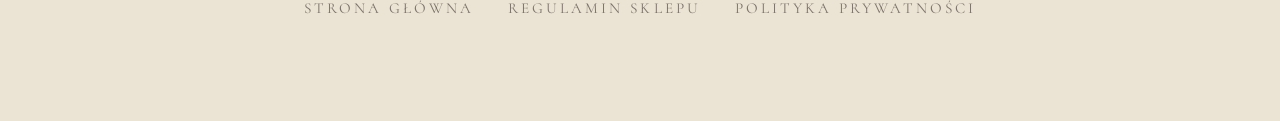
<file: ksiazka.html>
<!doctype html>
<html lang="pl">
<head>
  <meta charset="utf-8">
  <meta name="viewport" content="width=device-width, initial-scale=1">
  <title>Popatrz, wciąż żyję — Pediatryczka Ola</title>
  <meta name="description" content="Ola — lekarka, pacjentka onkologiczna, autorka książki „Popatrz, wciąż żyję”. Moja historia, książka i e-book, obrazy, prasa.">
  <meta property="og:title" content="Pediatryczka Ola — Moja Historia">
  <meta property="og:description" content="Ola — lekarka, pacjentka onkologiczna, autorka książki „Popatrz, wciąż żyję”.">
  <meta property="og:type" content="website">
  <meta property="og:image" content="https://pediatryczka.pl/assets/hero.jpg">
  <link rel="icon" href="favicon.ico" sizes="any">
  <link rel="icon" type="image/png" sizes="32x32" href="assets/favicon-32.png">
  <link rel="icon" type="image/png" sizes="16x16" href="assets/favicon-16.png">
  <link rel="apple-touch-icon" sizes="180x180" href="assets/apple-touch-icon.png">
  <link rel="manifest" href="assets/site.webmanifest">
  <meta name="theme-color" content="#f4eee3">
  <link rel="preconnect" href="https://fonts.googleapis.com">
  <link rel="preconnect" href="https://fonts.gstatic.com" crossorigin>
  <link rel="stylesheet" href="https://fonts.googleapis.com/css2?family=Cormorant+Garamond:ital,wght@0,400;0,500;0,600;1,400;1,500&family=EB+Garamond:ital,wght@0,400;0,500;1,400&family=Cormorant+SC:wght@500;600&display=swap">
  <link rel="stylesheet" href="styles.css">
</head>
<body>
<header class="top top--solid">
  <nav class="nav" aria-label="Główna nawigacja">
    <a class="brand" href="index.html">Pediatryczka Ola</a>
    <ul class="menu menu--static" id="menu">
      <li><a href="index.html">Główna</a></li>
      <li><a href="index.html#o-mnie">O Mnie</a></li>
      <li><a href="ksiazka.html">Książka</a></li>
      <li><a href="index.html#obrazy">Obrazy</a></li>
      <li><a href="index.html#prasa">Prasa</a></li>
    </ul>
  </nav>
</header>
<main class="page">
  <div class="wrap product">
    <p class="crumbs"><a href="index.html">Strona główna</a><span aria-hidden="true">/</span><span>Popatrz, wciąż żyję</span></p>
    <div class="product__grid">
      <figure class="product__cover">
        <img src="assets/book.webp" alt="Okładka książki „Popatrz, wciąż żyję” — malowany portret Oli">
      </figure>
      <div class="product__body">
        <p class="eyebrow">Książka</p>
        <h1 class="product__title">Popatrz, <em>wciąż żyję</em></h1>
        <p class="book__author">Aleksandra Kąkol</p>
        <div class="product__desc">
          <p>Ta książka nigdy nie miała powstać, gdyż nie jestem pisarką, lecz – lekarką.<br>Jednak moje życie stało się materiałem na książkę.</p>
          <p>Stanęłam do nierównej walki ze straszliwą chorobą. I wygrałam. A ratunek otrzymałam w Indiach.<br>Jeżeli potrzebujesz wsparcia, pomocy, pocieszenia, ale też chcesz poznać historię o niezłomności i nadziei, to zapraszam. Będzie mi bardzo miło.</p>
          <p>Dziękuję, że jesteś <span class="heart" aria-label="serce">♥</span></p>
        </div>
        <a class="rating" href="https://lubimyczytac.pl/ksiazka/5171590/popatrz-wciaz-zyje" target="_blank" rel="noopener">
          <span class="rating__score"><strong>8,9</strong><span>/ 10</span></span>
          <span class="rating__stars" aria-label="4,5 na 5 gwiazdek"><svg viewBox="0 0 24 24" width="18" height="18" aria-hidden="true"><path fill="currentColor" d="M12 2.5l2.9 6.2 6.8.8-5 4.6 1.3 6.7L12 17.5l-6 3.3 1.3-6.7-5-4.6 6.8-.8z"/></svg><svg viewBox="0 0 24 24" width="18" height="18" aria-hidden="true"><path fill="currentColor" d="M12 2.5l2.9 6.2 6.8.8-5 4.6 1.3 6.7L12 17.5l-6 3.3 1.3-6.7-5-4.6 6.8-.8z"/></svg><svg viewBox="0 0 24 24" width="18" height="18" aria-hidden="true"><path fill="currentColor" d="M12 2.5l2.9 6.2 6.8.8-5 4.6 1.3 6.7L12 17.5l-6 3.3 1.3-6.7-5-4.6 6.8-.8z"/></svg><svg viewBox="0 0 24 24" width="18" height="18" aria-hidden="true"><path fill="currentColor" d="M12 2.5l2.9 6.2 6.8.8-5 4.6 1.3 6.7L12 17.5l-6 3.3 1.3-6.7-5-4.6 6.8-.8z"/></svg><svg viewBox="0 0 24 24" width="18" height="18" aria-hidden="true"><defs><linearGradient id="hs"><stop offset="50%" stop-color="currentColor"/><stop offset="50%" stop-color="transparent"/></linearGradient></defs><path fill="url(#hs)" stroke="currentColor" stroke-width="1.2" d="M12 2.5l2.9 6.2 6.8.8-5 4.6 1.3 6.7L12 17.5l-6 3.3 1.3-6.7-5-4.6 6.8-.8z"/></svg></span>
          <span class="rating__meta">90 ocen · 18 opinii<br><em>lubimyczytac.pl</em></span>
        </a>
        <ul class="offers">
          <li class="offer">
            <div class="offer__info">
              <span class="offer__name">Książka</span>
              <span class="offer__meta">wydanie papierowe · wysyłka kurierem lub Pocztą Polską</span>
            </div>
            <span class="offer__price">99,00 zł</span>
            <a class="btn btn--solid" href="https://pediatryczka.salescrm.pl/cart/add_product/13860" target="_blank" rel="noopener"><span>kup</span><svg viewBox="0 0 24 24" width="18" height="18" aria-hidden="true"><path fill="none" stroke="currentColor" stroke-width="1.8" stroke-linecap="round" stroke-linejoin="round" d="M5 12h14m0 0-6-6m6 6-6 6"/></svg></a>
          </li>
          <li class="offer">
            <div class="offer__info">
              <span class="offer__name">E-book</span>
              <span class="offer__meta">wersja elektroniczna</span>
            </div>
            <span class="offer__price">69,99 zł</span>
            <a class="btn btn--ghost" href="https://pediatryczka.salescrm.pl/cart/add_product/16813" target="_blank" rel="noopener"><span>kup</span><svg viewBox="0 0 24 24" width="18" height="18" aria-hidden="true"><path fill="none" stroke="currentColor" stroke-width="1.8" stroke-linecap="round" stroke-linejoin="round" d="M5 12h14m0 0-6-6m6 6-6 6"/></svg></a>
          </li>
        </ul>
        <p class="product__note">Płatność i wysyłkę obsługuje sklep drukarni (salescrm). Zobacz <a href="regulamin.html">Regulamin Sklepu</a>.</p>
      </div>
    </div>
  </div>
</main>
<footer class="foot">
  <div class="wrap foot__inner">
    <p class="foot__motto">Popatrz, <em>wciąż żyję</em></p>
    <a class="foot__ig" href="https://www.instagram.com/pediatryczka_ola/" target="_blank" rel="noopener"><span>@pediatryczka_ola</span></a>
    <nav class="foot__links" aria-label="Dokumenty">
      <a href="index.html">Strona główna</a>
      <a href="regulamin.html">Regulamin Sklepu</a>
      <a href="polityka-prywatnosci.html">Polityka Prywatności</a>
    </nav>
  </div>
</footer>
</body>
</html>
</file>
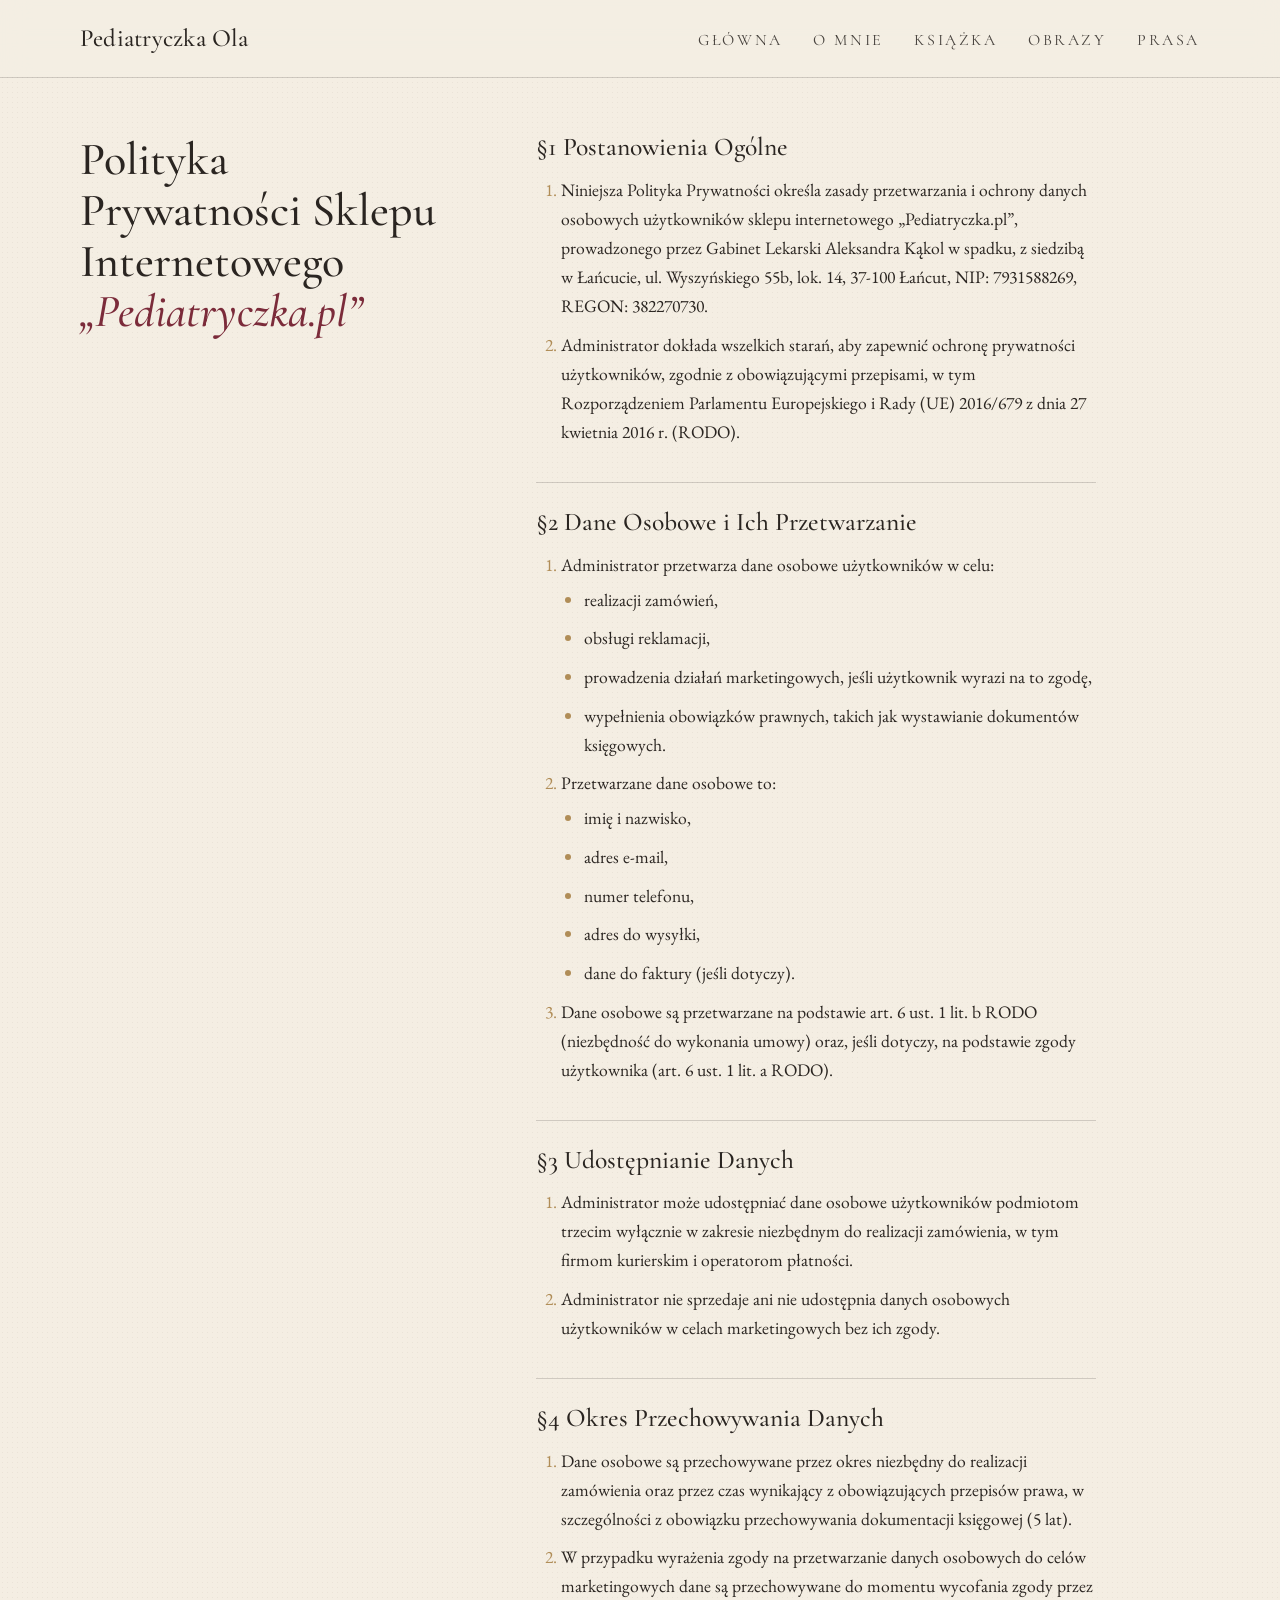
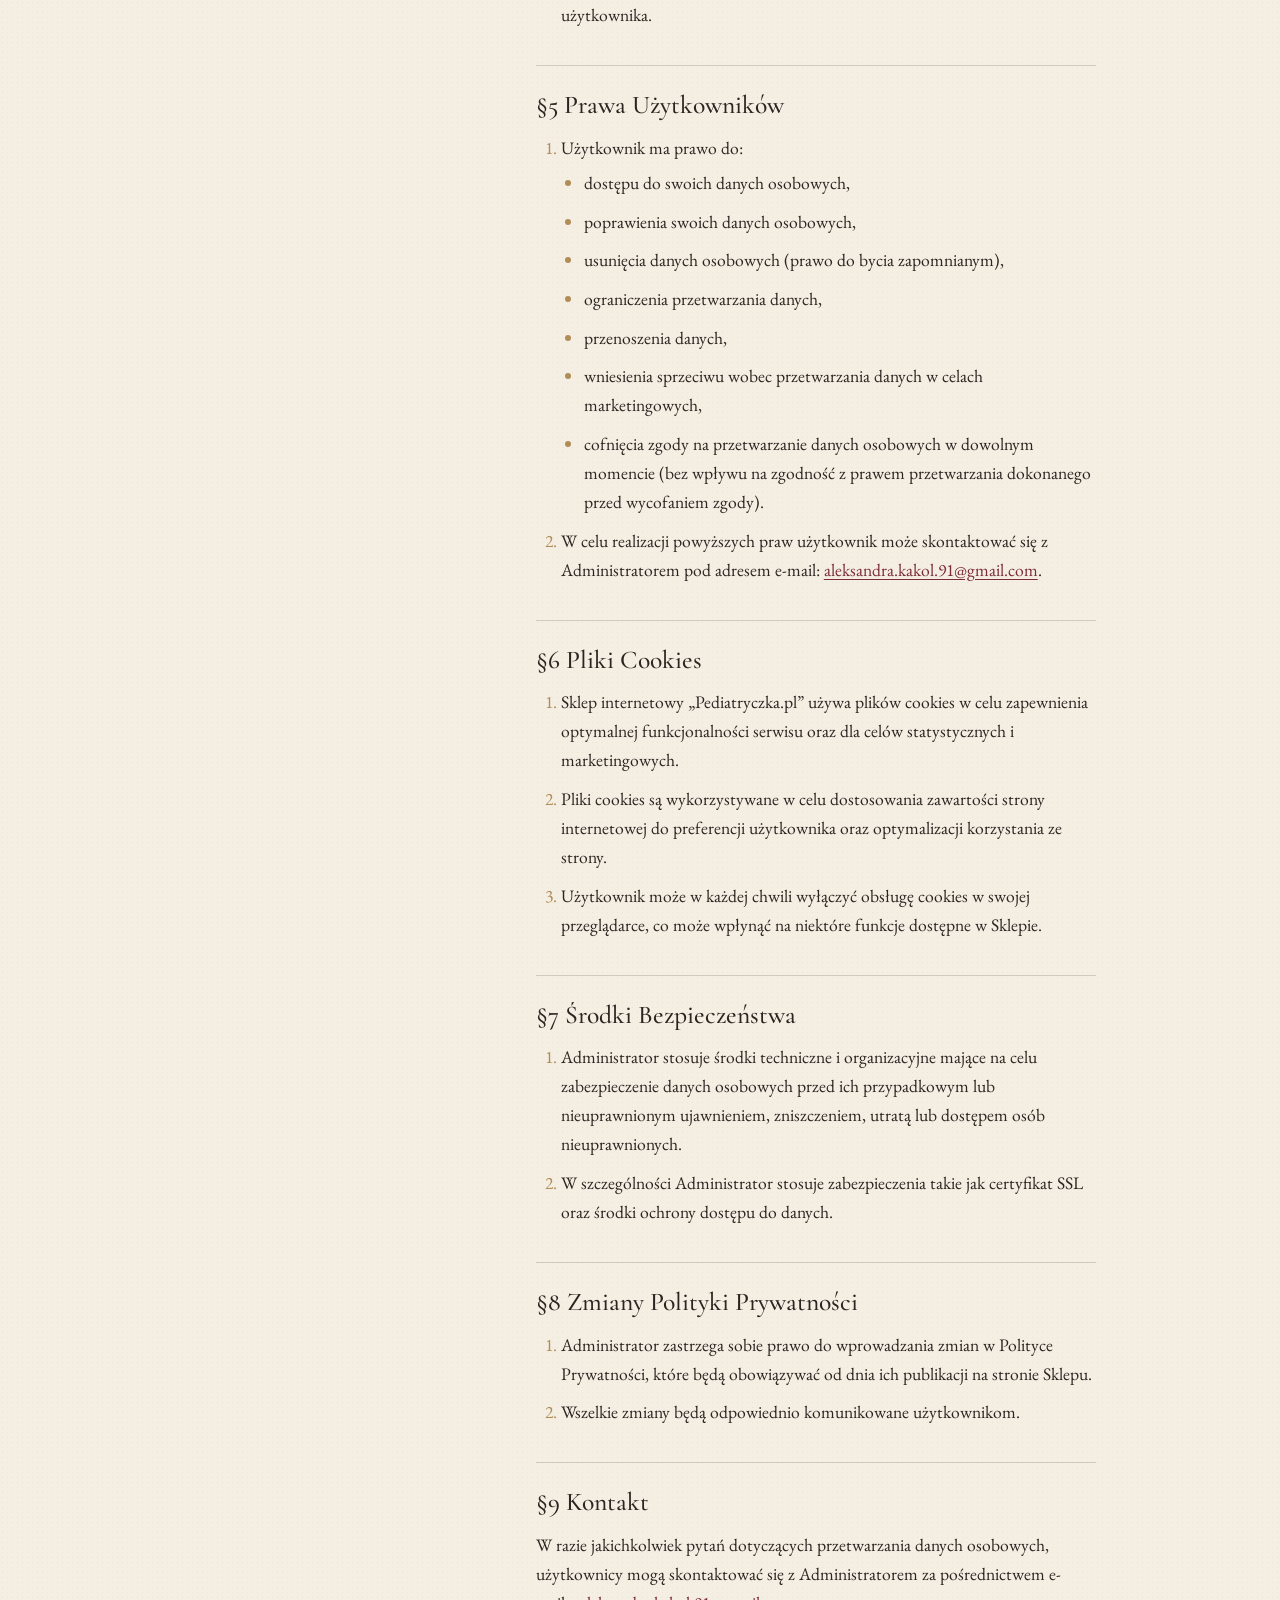
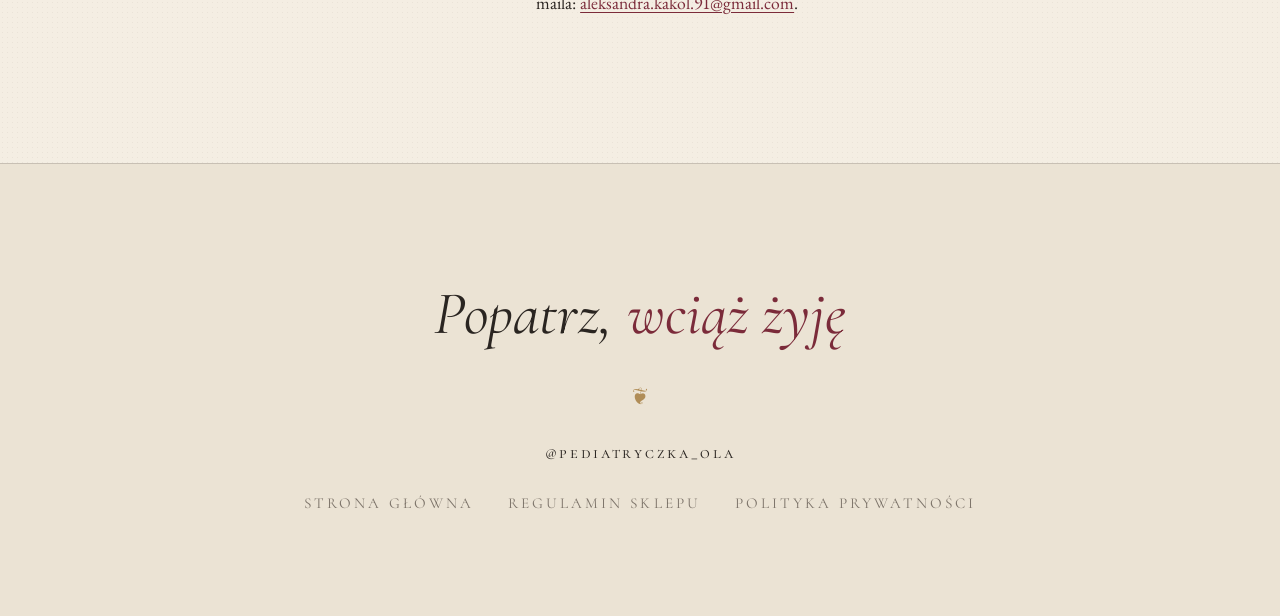
<file: polityka-prywatnosci.html>
<!doctype html>
<html lang="pl">
<head>
  <meta charset="utf-8">
  <meta name="viewport" content="width=device-width, initial-scale=1">
  <title>Polityka Prywatności — Pediatryczka Ola</title>
  <meta name="description" content="Ola — lekarka, pacjentka onkologiczna, autorka książki „Popatrz, wciąż żyję”. Moja historia, książka i e-book, obrazy, prasa.">
  <meta property="og:title" content="Pediatryczka Ola — Moja Historia">
  <meta property="og:description" content="Ola — lekarka, pacjentka onkologiczna, autorka książki „Popatrz, wciąż żyję”.">
  <meta property="og:type" content="website">
  <meta property="og:image" content="https://pediatryczka.pl/assets/hero.jpg">
  <link rel="icon" href="favicon.ico" sizes="any">
  <link rel="icon" type="image/png" sizes="32x32" href="assets/favicon-32.png">
  <link rel="icon" type="image/png" sizes="16x16" href="assets/favicon-16.png">
  <link rel="apple-touch-icon" sizes="180x180" href="assets/apple-touch-icon.png">
  <link rel="manifest" href="assets/site.webmanifest">
  <meta name="theme-color" content="#f4eee3">
  <link rel="preconnect" href="https://fonts.googleapis.com">
  <link rel="preconnect" href="https://fonts.gstatic.com" crossorigin>
  <link rel="stylesheet" href="https://fonts.googleapis.com/css2?family=Cormorant+Garamond:ital,wght@0,400;0,500;0,600;1,400;1,500&family=EB+Garamond:ital,wght@0,400;0,500;1,400&family=Cormorant+SC:wght@500;600&display=swap">
  <link rel="stylesheet" href="styles.css">
</head>
<body>
<header class="top top--solid">
  <nav class="nav" aria-label="Główna nawigacja">
    <a class="brand" href="index.html">Pediatryczka Ola</a>
    <ul class="menu menu--static" id="menu">
      <li><a href="index.html">Główna</a></li>
      <li><a href="index.html#o-mnie">O Mnie</a></li>
      <li><a href="ksiazka.html">Książka</a></li>
      <li><a href="index.html#obrazy">Obrazy</a></li>
      <li><a href="index.html#prasa">Prasa</a></li>
    </ul>
  </nav>
</header>
<main class="page">
  <div class="wrap legal">
    <header class="legal__head">
      <h1 class="legal__title">Polityka Prywatności Sklepu Internetowego <em>„Pediatryczka.pl”</em></h1>
    </header>
    <div class="legal__body">
      <section class="legal__sec">
        <h2>§1 Postanowienia Ogólne</h2>
        <ol>
          <li>Niniejsza Polityka Prywatności określa zasady przetwarzania i ochrony danych osobowych użytkowników sklepu internetowego „Pediatryczka.pl”, prowadzonego przez Gabinet Lekarski Aleksandra Kąkol w spadku, z siedzibą w Łańcucie, ul. Wyszyńskiego 55b, lok. 14, 37-100 Łańcut, NIP: 7931588269, REGON: 382270730.</li>
          <li>Administrator dokłada wszelkich starań, aby zapewnić ochronę prywatności użytkowników, zgodnie z obowiązującymi przepisami, w tym Rozporządzeniem Parlamentu Europejskiego i Rady (UE) 2016/679 z dnia 27 kwietnia 2016 r. (RODO).</li>
        </ol>
      </section>
      <section class="legal__sec">
        <h2>§2 Dane Osobowe i Ich Przetwarzanie</h2>
        <ol>
          <li>Administrator przetwarza dane osobowe użytkowników w celu:<ul><li>realizacji zamówień,</li><li>obsługi reklamacji,</li><li>prowadzenia działań marketingowych, jeśli użytkownik wyrazi na to zgodę,</li><li>wypełnienia obowiązków prawnych, takich jak wystawianie dokumentów księgowych.</li></ul></li>
          <li>Przetwarzane dane osobowe to:<ul><li>imię i nazwisko,</li><li>adres e-mail,</li><li>numer telefonu,</li><li>adres do wysyłki,</li><li>dane do faktury (jeśli dotyczy).</li></ul></li>
          <li>Dane osobowe są przetwarzane na podstawie art. 6 ust. 1 lit. b RODO (niezbędność do wykonania umowy) oraz, jeśli dotyczy, na podstawie zgody użytkownika (art. 6 ust. 1 lit. a RODO).</li>
        </ol>
      </section>
      <section class="legal__sec">
        <h2>§3 Udostępnianie Danych</h2>
        <ol>
          <li>Administrator może udostępniać dane osobowe użytkowników podmiotom trzecim wyłącznie w zakresie niezbędnym do realizacji zamówienia, w tym firmom kurierskim i operatorom płatności.</li>
          <li>Administrator nie sprzedaje ani nie udostępnia danych osobowych użytkowników w celach marketingowych bez ich zgody.</li>
        </ol>
      </section>
      <section class="legal__sec">
        <h2>§4 Okres Przechowywania Danych</h2>
        <ol>
          <li>Dane osobowe są przechowywane przez okres niezbędny do realizacji zamówienia oraz przez czas wynikający z obowiązujących przepisów prawa, w szczególności z obowiązku przechowywania dokumentacji księgowej (5 lat).</li>
          <li>W przypadku wyrażenia zgody na przetwarzanie danych osobowych do celów marketingowych dane są przechowywane do momentu wycofania zgody przez użytkownika.</li>
        </ol>
      </section>
      <section class="legal__sec">
        <h2>§5 Prawa Użytkowników</h2>
        <ol>
          <li>Użytkownik ma prawo do:<ul><li>dostępu do swoich danych osobowych,</li><li>poprawienia swoich danych osobowych,</li><li>usunięcia danych osobowych (prawo do bycia zapomnianym),</li><li>ograniczenia przetwarzania danych,</li><li>przenoszenia danych,</li><li>wniesienia sprzeciwu wobec przetwarzania danych w celach marketingowych,</li><li>cofnięcia zgody na przetwarzanie danych osobowych w dowolnym momencie (bez wpływu na zgodność z prawem przetwarzania dokonanego przed wycofaniem zgody).</li></ul></li>
          <li>W celu realizacji powyższych praw użytkownik może skontaktować się z Administratorem pod adresem e-mail: <a href="mailto:aleksandra.kakol.91@gmail.com">aleksandra.kakol.91@gmail.com</a>.</li>
        </ol>
      </section>
      <section class="legal__sec">
        <h2>§6 Pliki Cookies</h2>
        <ol>
          <li>Sklep internetowy „Pediatryczka.pl” używa plików cookies w celu zapewnienia optymalnej funkcjonalności serwisu oraz dla celów statystycznych i marketingowych.</li>
          <li>Pliki cookies są wykorzystywane w celu dostosowania zawartości strony internetowej do preferencji użytkownika oraz optymalizacji korzystania ze strony.</li>
          <li>Użytkownik może w każdej chwili wyłączyć obsługę cookies w swojej przeglądarce, co może wpłynąć na niektóre funkcje dostępne w Sklepie.</li>
        </ol>
      </section>
      <section class="legal__sec">
        <h2>§7 Środki Bezpieczeństwa</h2>
        <ol>
          <li>Administrator stosuje środki techniczne i organizacyjne mające na celu zabezpieczenie danych osobowych przed ich przypadkowym lub nieuprawnionym ujawnieniem, zniszczeniem, utratą lub dostępem osób nieuprawnionych.</li>
          <li>W szczególności Administrator stosuje zabezpieczenia takie jak certyfikat SSL oraz środki ochrony dostępu do danych.</li>
        </ol>
      </section>
      <section class="legal__sec">
        <h2>§8 Zmiany Polityki Prywatności</h2>
        <ol>
          <li>Administrator zastrzega sobie prawo do wprowadzania zmian w Polityce Prywatności, które będą obowiązywać od dnia ich publikacji na stronie Sklepu.</li>
          <li>Wszelkie zmiany będą odpowiednio komunikowane użytkownikom.</li>
        </ol>
      </section>
      <section class="legal__sec">
        <h2>§9 Kontakt</h2>
        <p>W razie jakichkolwiek pytań dotyczących przetwarzania danych osobowych, użytkownicy mogą skontaktować się z Administratorem za pośrednictwem e-maila: <a href="mailto:aleksandra.kakol.91@gmail.com">aleksandra.kakol.91@gmail.com</a>.</p>
      </section>
    </div>
  </div>
</main>
<footer class="foot">
  <div class="wrap foot__inner">
    <p class="foot__motto">Popatrz, <em>wciąż żyję</em></p>
    <a class="foot__ig" href="https://www.instagram.com/pediatryczka_ola/" target="_blank" rel="noopener"><span>@pediatryczka_ola</span></a>
    <nav class="foot__links" aria-label="Dokumenty">
      <a href="index.html">Strona główna</a>
      <a href="regulamin.html">Regulamin Sklepu</a>
      <a href="polityka-prywatnosci.html">Polityka Prywatności</a>
    </nav>
  </div>
</footer>
</body>
</html>
</file>
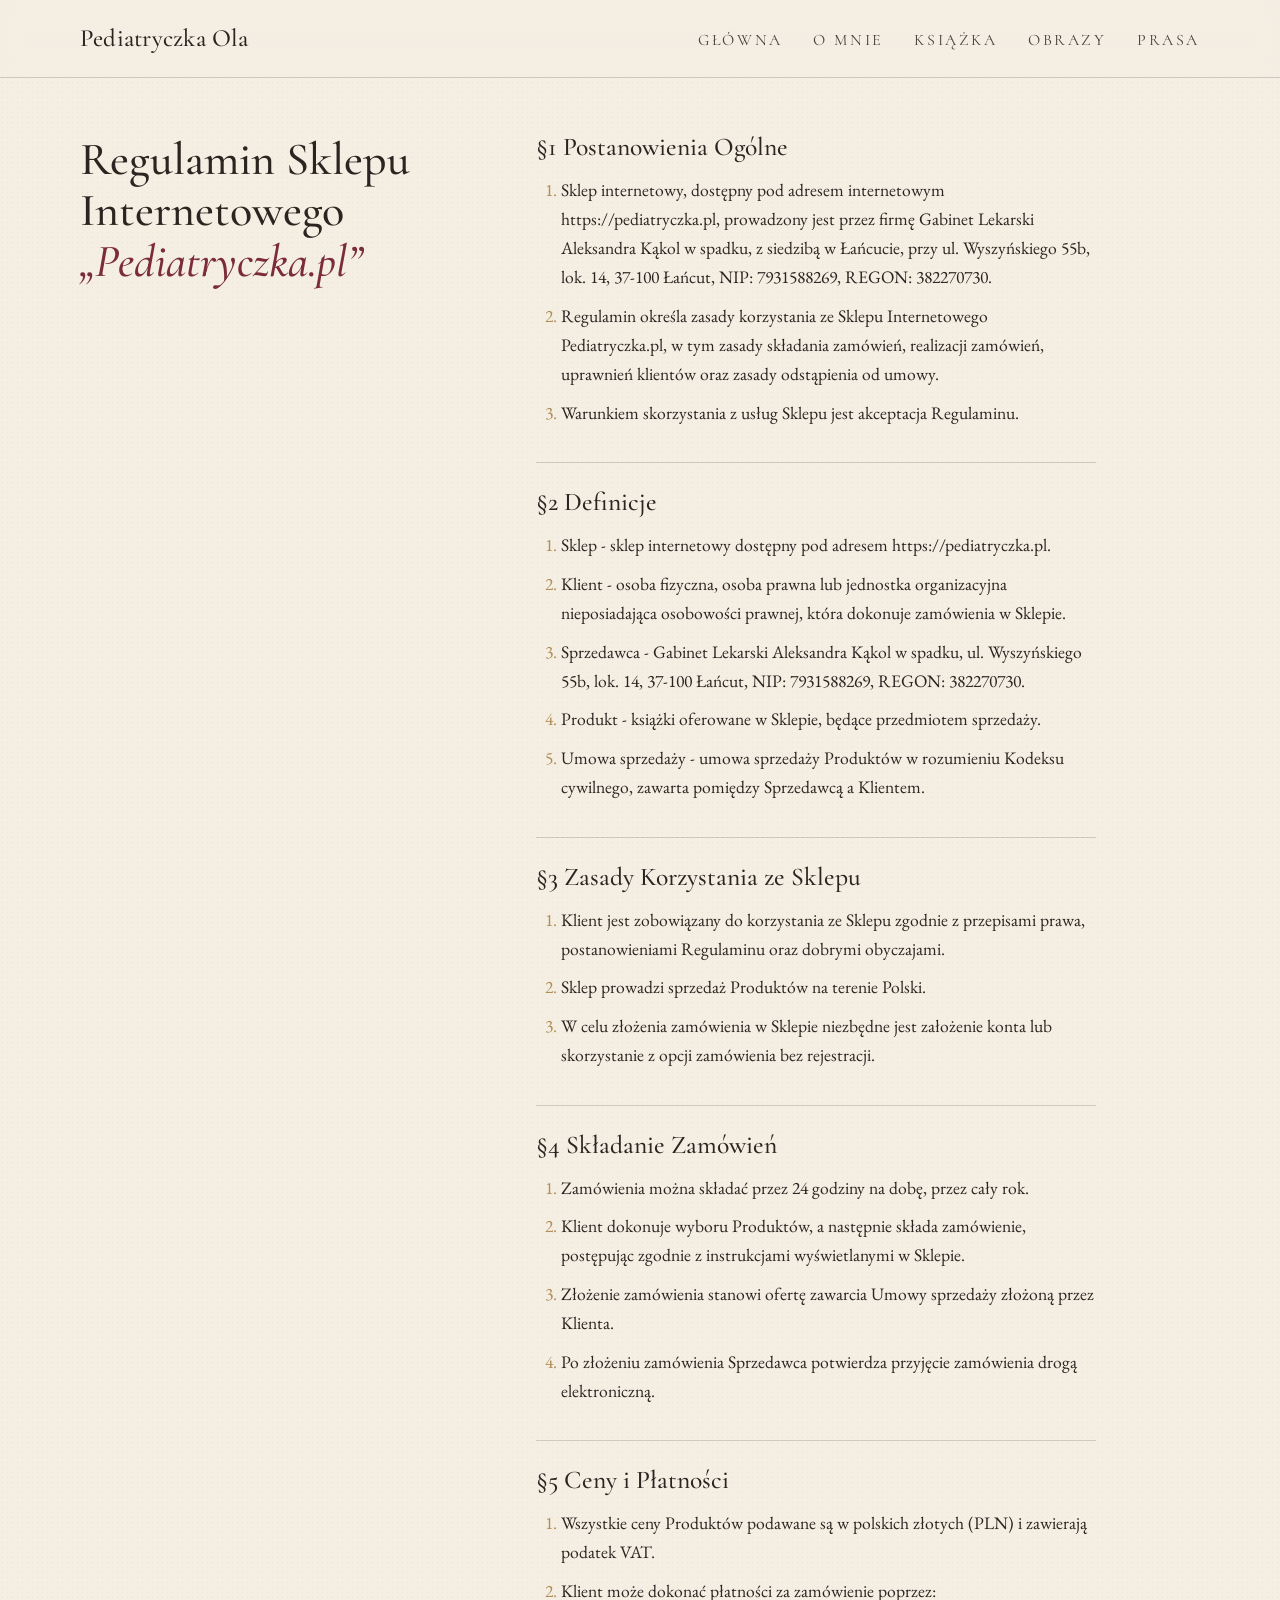
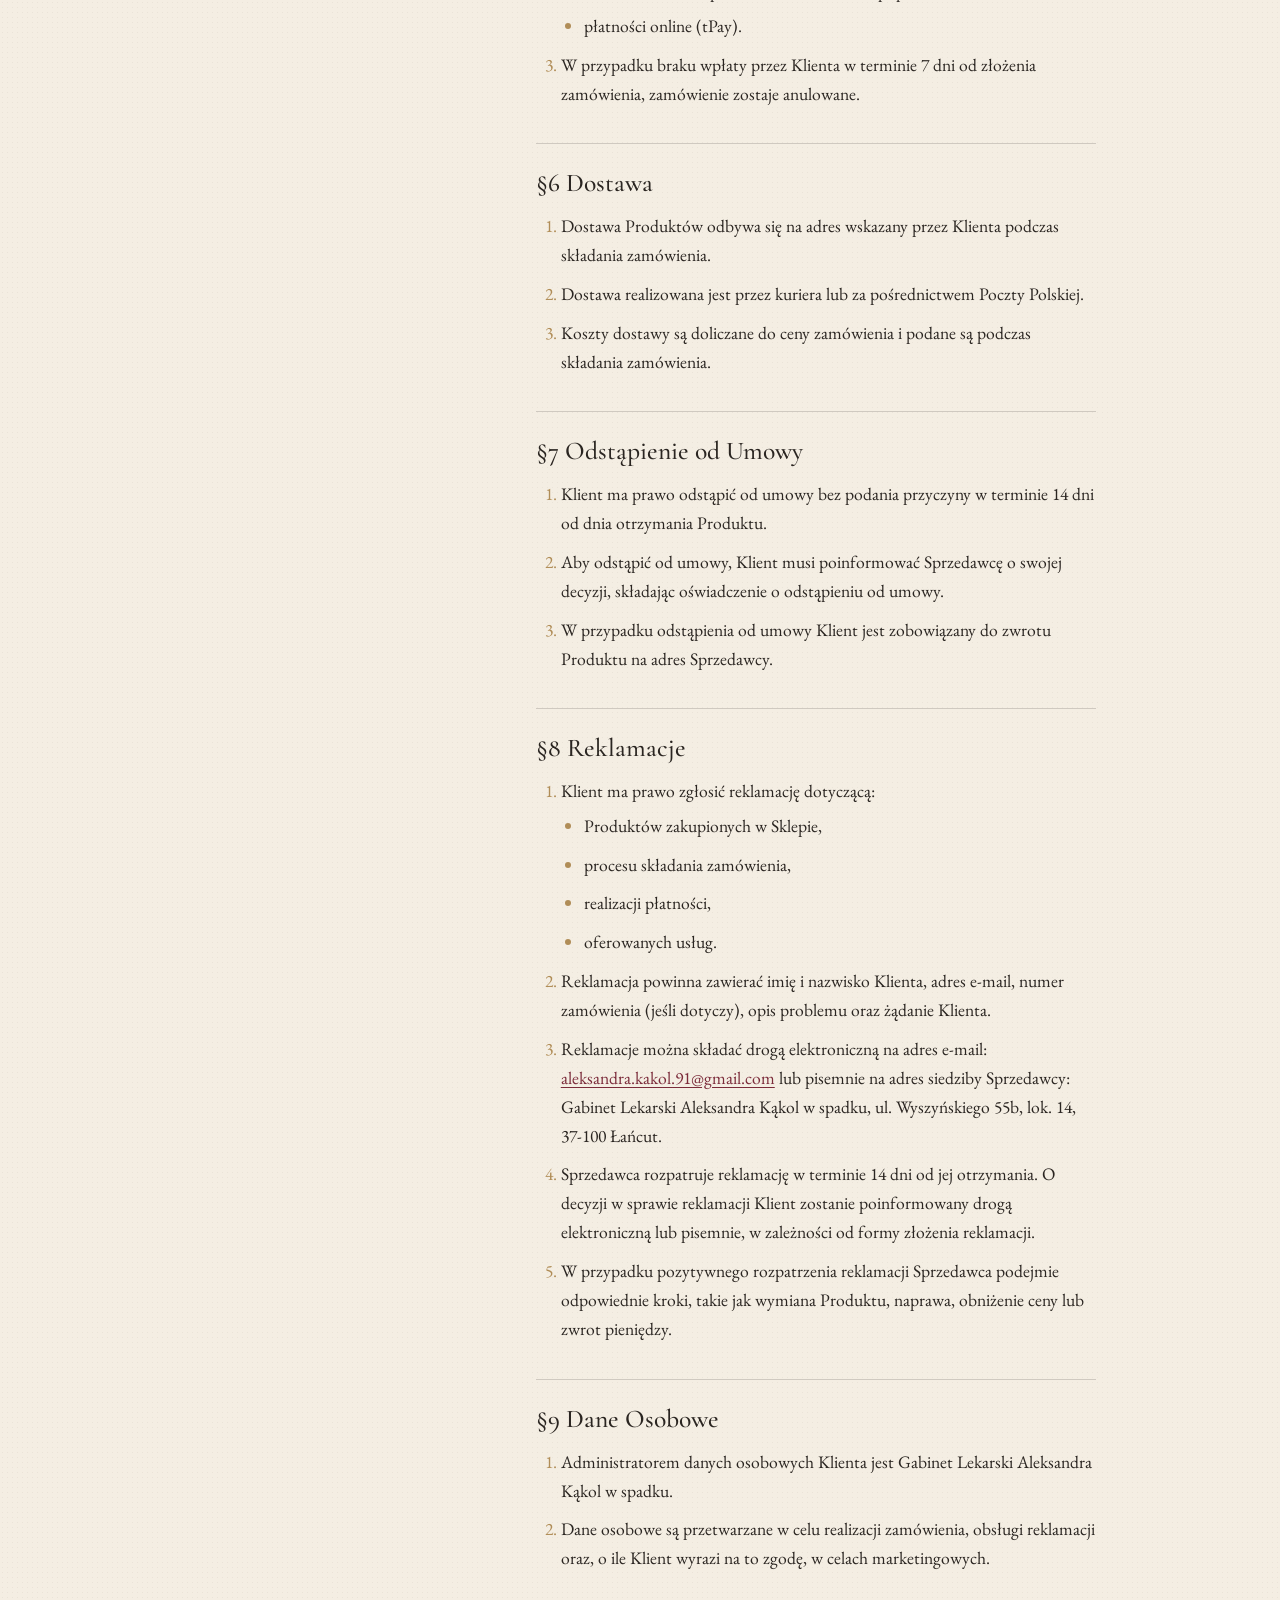
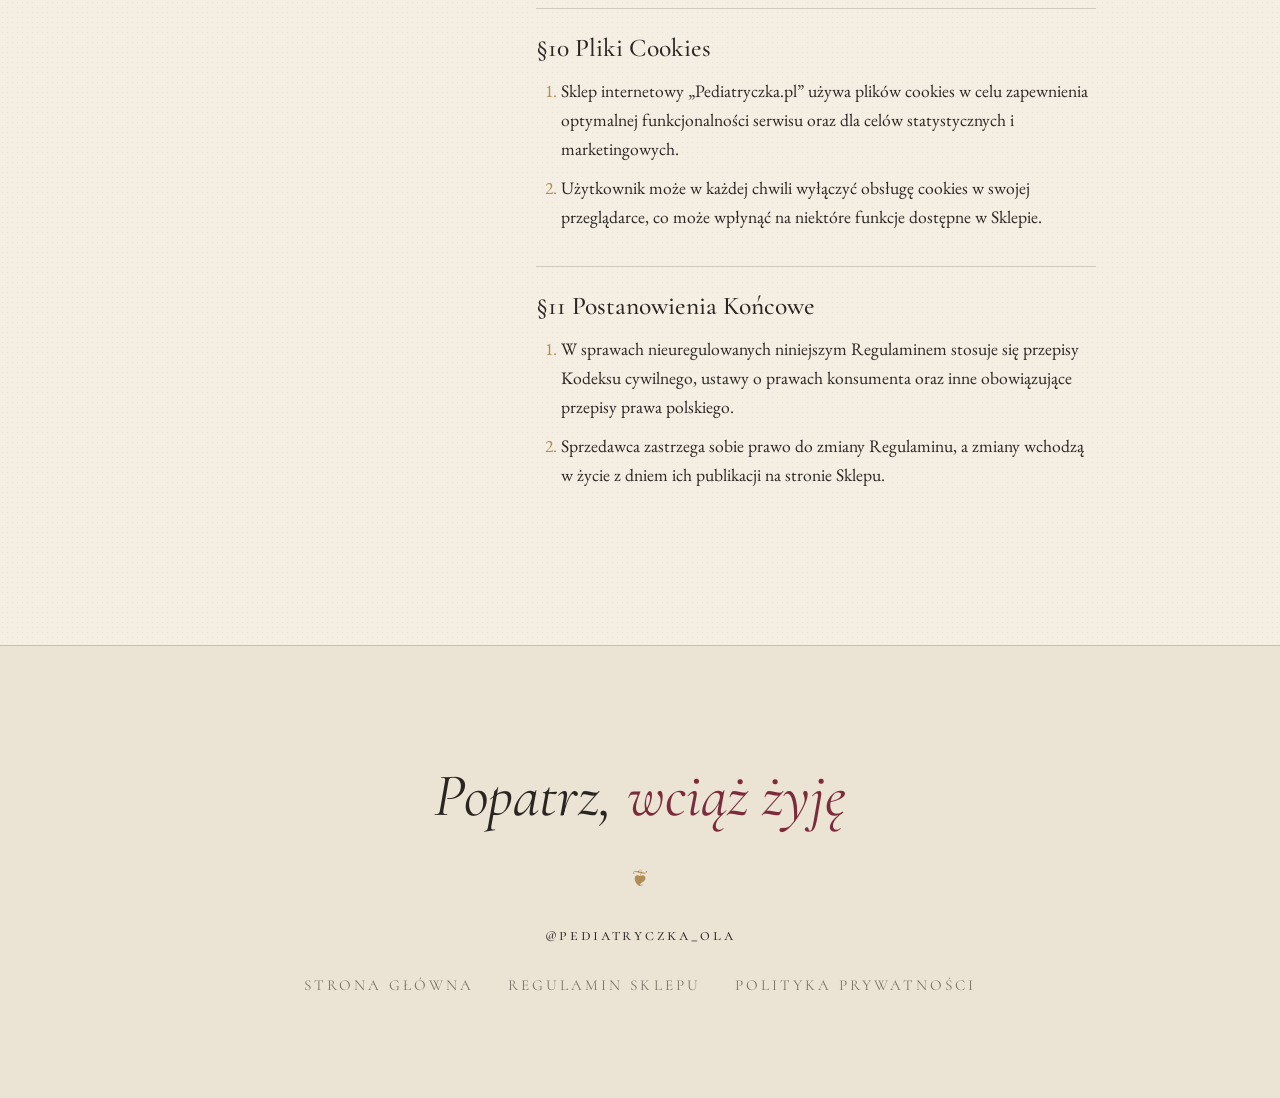
<file: regulamin.html>
<!doctype html>
<html lang="pl">
<head>
  <meta charset="utf-8">
  <meta name="viewport" content="width=device-width, initial-scale=1">
  <title>Regulamin Sklepu — Pediatryczka Ola</title>
  <meta name="description" content="Ola — lekarka, pacjentka onkologiczna, autorka książki „Popatrz, wciąż żyję”. Moja historia, książka i e-book, obrazy, prasa.">
  <meta property="og:title" content="Pediatryczka Ola — Moja Historia">
  <meta property="og:description" content="Ola — lekarka, pacjentka onkologiczna, autorka książki „Popatrz, wciąż żyję”.">
  <meta property="og:type" content="website">
  <meta property="og:image" content="https://pediatryczka.pl/assets/hero.jpg">
  <link rel="icon" href="favicon.ico" sizes="any">
  <link rel="icon" type="image/png" sizes="32x32" href="assets/favicon-32.png">
  <link rel="icon" type="image/png" sizes="16x16" href="assets/favicon-16.png">
  <link rel="apple-touch-icon" sizes="180x180" href="assets/apple-touch-icon.png">
  <link rel="manifest" href="assets/site.webmanifest">
  <meta name="theme-color" content="#f4eee3">
  <link rel="preconnect" href="https://fonts.googleapis.com">
  <link rel="preconnect" href="https://fonts.gstatic.com" crossorigin>
  <link rel="stylesheet" href="https://fonts.googleapis.com/css2?family=Cormorant+Garamond:ital,wght@0,400;0,500;0,600;1,400;1,500&family=EB+Garamond:ital,wght@0,400;0,500;1,400&family=Cormorant+SC:wght@500;600&display=swap">
  <link rel="stylesheet" href="styles.css">
</head>
<body>
<header class="top top--solid">
  <nav class="nav" aria-label="Główna nawigacja">
    <a class="brand" href="index.html">Pediatryczka Ola</a>
    <ul class="menu menu--static" id="menu">
      <li><a href="index.html">Główna</a></li>
      <li><a href="index.html#o-mnie">O Mnie</a></li>
      <li><a href="ksiazka.html">Książka</a></li>
      <li><a href="index.html#obrazy">Obrazy</a></li>
      <li><a href="index.html#prasa">Prasa</a></li>
    </ul>
  </nav>
</header>
<main class="page">
  <div class="wrap legal">
    <header class="legal__head">
      <h1 class="legal__title">Regulamin Sklepu Internetowego <em>„Pediatryczka.pl”</em></h1>
    </header>
    <div class="legal__body">
      <section class="legal__sec">
        <h2>§1 Postanowienia Ogólne</h2>
        <ol>
          <li>Sklep internetowy, dostępny pod adresem internetowym https://pediatryczka.pl, prowadzony jest przez firmę Gabinet Lekarski Aleksandra Kąkol w spadku, z siedzibą w Łańcucie, przy ul. Wyszyńskiego 55b, lok. 14, 37-100 Łańcut, NIP: 7931588269, REGON: 382270730.</li>
          <li>Regulamin określa zasady korzystania ze Sklepu Internetowego Pediatryczka.pl, w tym zasady składania zamówień, realizacji zamówień, uprawnień klientów oraz zasady odstąpienia od umowy.</li>
          <li>Warunkiem skorzystania z usług Sklepu jest akceptacja Regulaminu.</li>
        </ol>
      </section>
      <section class="legal__sec">
        <h2>§2 Definicje</h2>
        <ol>
          <li>Sklep - sklep internetowy dostępny pod adresem https://pediatryczka.pl.</li>
          <li>Klient - osoba fizyczna, osoba prawna lub jednostka organizacyjna nieposiadająca osobowości prawnej, która dokonuje zamówienia w Sklepie.</li>
          <li>Sprzedawca - Gabinet Lekarski Aleksandra Kąkol w spadku, ul. Wyszyńskiego 55b, lok. 14, 37-100 Łańcut, NIP: 7931588269, REGON: 382270730.</li>
          <li>Produkt - książki oferowane w Sklepie, będące przedmiotem sprzedaży.</li>
          <li>Umowa sprzedaży - umowa sprzedaży Produktów w rozumieniu Kodeksu cywilnego, zawarta pomiędzy Sprzedawcą a Klientem.</li>
        </ol>
      </section>
      <section class="legal__sec">
        <h2>§3 Zasady Korzystania ze Sklepu</h2>
        <ol>
          <li>Klient jest zobowiązany do korzystania ze Sklepu zgodnie z przepisami prawa, postanowieniami Regulaminu oraz dobrymi obyczajami.</li>
          <li>Sklep prowadzi sprzedaż Produktów na terenie Polski.</li>
          <li>W celu złożenia zamówienia w Sklepie niezbędne jest założenie konta lub skorzystanie z opcji zamówienia bez rejestracji.</li>
        </ol>
      </section>
      <section class="legal__sec">
        <h2>§4 Składanie Zamówień</h2>
        <ol>
          <li>Zamówienia można składać przez 24 godziny na dobę, przez cały rok.</li>
          <li>Klient dokonuje wyboru Produktów, a następnie składa zamówienie, postępując zgodnie z instrukcjami wyświetlanymi w Sklepie.</li>
          <li>Złożenie zamówienia stanowi ofertę zawarcia Umowy sprzedaży złożoną przez Klienta.</li>
          <li>Po złożeniu zamówienia Sprzedawca potwierdza przyjęcie zamówienia drogą elektroniczną.</li>
        </ol>
      </section>
      <section class="legal__sec">
        <h2>§5 Ceny i Płatności</h2>
        <ol>
          <li>Wszystkie ceny Produktów podawane są w polskich złotych (PLN) i zawierają podatek VAT.</li>
          <li>Klient może dokonać płatności za zamówienie poprzez:<ul><li>płatności online (tPay).</li></ul></li>
          <li>W przypadku braku wpłaty przez Klienta w terminie 7 dni od złożenia zamówienia, zamówienie zostaje anulowane.</li>
        </ol>
      </section>
      <section class="legal__sec">
        <h2>§6 Dostawa</h2>
        <ol>
          <li>Dostawa Produktów odbywa się na adres wskazany przez Klienta podczas składania zamówienia.</li>
          <li>Dostawa realizowana jest przez kuriera lub za pośrednictwem Poczty Polskiej.</li>
          <li>Koszty dostawy są doliczane do ceny zamówienia i podane są podczas składania zamówienia.</li>
        </ol>
      </section>
      <section class="legal__sec">
        <h2>§7 Odstąpienie od Umowy</h2>
        <ol>
          <li>Klient ma prawo odstąpić od umowy bez podania przyczyny w terminie 14 dni od dnia otrzymania Produktu.</li>
          <li>Aby odstąpić od umowy, Klient musi poinformować Sprzedawcę o swojej decyzji, składając oświadczenie o odstąpieniu od umowy.</li>
          <li>W przypadku odstąpienia od umowy Klient jest zobowiązany do zwrotu Produktu na adres Sprzedawcy.</li>
        </ol>
      </section>
      <section class="legal__sec">
        <h2>§8 Reklamacje</h2>
        <ol>
          <li>Klient ma prawo zgłosić reklamację dotyczącą:<ul><li>Produktów zakupionych w Sklepie,</li><li>procesu składania zamówienia,</li><li>realizacji płatności,</li><li>oferowanych usług.</li></ul></li>
          <li>Reklamacja powinna zawierać imię i nazwisko Klienta, adres e-mail, numer zamówienia (jeśli dotyczy), opis problemu oraz żądanie Klienta.</li>
          <li>Reklamacje można składać drogą elektroniczną na adres e-mail: <a href="mailto:aleksandra.kakol.91@gmail.com">aleksandra.kakol.91@gmail.com</a> lub pisemnie na adres siedziby Sprzedawcy: Gabinet Lekarski Aleksandra Kąkol w spadku, ul. Wyszyńskiego 55b, lok. 14, 37-100 Łańcut.</li>
          <li>Sprzedawca rozpatruje reklamację w terminie 14 dni od jej otrzymania. O decyzji w sprawie reklamacji Klient zostanie poinformowany drogą elektroniczną lub pisemnie, w zależności od formy złożenia reklamacji.</li>
          <li>W przypadku pozytywnego rozpatrzenia reklamacji Sprzedawca podejmie odpowiednie kroki, takie jak wymiana Produktu, naprawa, obniżenie ceny lub zwrot pieniędzy.</li>
        </ol>
      </section>
      <section class="legal__sec">
        <h2>§9 Dane Osobowe</h2>
        <ol>
          <li>Administratorem danych osobowych Klienta jest Gabinet Lekarski Aleksandra Kąkol w spadku.</li>
          <li>Dane osobowe są przetwarzane w celu realizacji zamówienia, obsługi reklamacji oraz, o ile Klient wyrazi na to zgodę, w celach marketingowych.</li>
        </ol>
      </section>
      <section class="legal__sec">
        <h2>§10 Pliki Cookies</h2>
        <ol>
          <li>Sklep internetowy „Pediatryczka.pl” używa plików cookies w celu zapewnienia optymalnej funkcjonalności serwisu oraz dla celów statystycznych i marketingowych.</li>
          <li>Użytkownik może w każdej chwili wyłączyć obsługę cookies w swojej przeglądarce, co może wpłynąć na niektóre funkcje dostępne w Sklepie.</li>
        </ol>
      </section>
      <section class="legal__sec">
        <h2>§11 Postanowienia Końcowe</h2>
        <ol>
          <li>W sprawach nieuregulowanych niniejszym Regulaminem stosuje się przepisy Kodeksu cywilnego, ustawy o prawach konsumenta oraz inne obowiązujące przepisy prawa polskiego.</li>
          <li>Sprzedawca zastrzega sobie prawo do zmiany Regulaminu, a zmiany wchodzą w życie z dniem ich publikacji na stronie Sklepu.</li>
        </ol>
      </section>
    </div>
  </div>
</main>
<footer class="foot">
  <div class="wrap foot__inner">
    <p class="foot__motto">Popatrz, <em>wciąż żyję</em></p>
    <a class="foot__ig" href="https://www.instagram.com/pediatryczka_ola/" target="_blank" rel="noopener"><span>@pediatryczka_ola</span></a>
    <nav class="foot__links" aria-label="Dokumenty">
      <a href="index.html">Strona główna</a>
      <a href="regulamin.html">Regulamin Sklepu</a>
      <a href="polityka-prywatnosci.html">Polityka Prywatności</a>
    </nav>
  </div>
</footer>
</body>
</html>
</file>
<file: styles.css>
/* ===================================================================
   Pediatryczka Ola — styl „wydawniczy”
   Strona jak dobrze złożona książka: ciepły papier, garamondy,
   inicjały, cienkie linie, ornamenty, numerowane tablice z obrazami.
=================================================================== */

:root {
  --paper: #f4eee3;
  --paper-2: #ebe3d4;
  --paper-3: #fbf8f2;
  --ink: #2a2521;
  --ink-2: #4a423b;
  --muted: #7d746a;
  --burgundy: #7b2b3a;
  --gold: #b08d57;
  --sage: #5f6f63;
  --night: #1e1b1a;
  --line: rgba(42, 37, 33, .18);
  --line-2: rgba(42, 37, 33, .32);

  --font-display: "Cormorant Garamond", "Iowan Old Style", Georgia, serif;
  --font-body: "EB Garamond", "Iowan Old Style", Georgia, serif;
  --font-caps: "Cormorant SC", "Cormorant Garamond", Georgia, serif;

  --wrap: 1120px;
  --gutter: clamp(20px, 4vw, 56px);
  --ease: cubic-bezier(.2, .7, .2, 1);
  --shadow: 0 24px 50px -24px rgba(42, 37, 33, .45), 0 8px 18px -10px rgba(42, 37, 33, .25);
}

*, *::before, *::after { box-sizing: border-box; }
html { scroll-behavior: smooth; -webkit-text-size-adjust: 100%; }
body {
  margin: 0; color: var(--ink);
  background: var(--paper);
  background-image: radial-gradient(rgba(42, 37, 33, .05) .6px, transparent .6px);
  background-size: 5px 5px;
  font-family: var(--font-body); font-size: 1.15rem; line-height: 1.65;
  -webkit-font-smoothing: antialiased; overflow-x: clip;
}
img { max-width: 100%; display: block; height: auto; }
a { color: inherit; }
figure { margin: 0; }
ul { list-style: none; margin: 0; padding: 0; }
h1, h2, h3 { margin: 0; font-family: var(--font-display); font-weight: 500; line-height: 1.05; text-wrap: balance; }
em { font-style: italic; }
strong { font-weight: 600; }
:focus-visible { outline: 2px solid var(--burgundy); outline-offset: 3px; }
.wrap { width: min(var(--wrap), 100% - 2 * var(--gutter)); margin-inline: auto; }
.skip { position: absolute; left: 16px; top: -60px; z-index: 100; background: var(--ink); color: #fff; padding: 10px 14px; text-decoration: none; }
.skip:focus { top: 16px; }

/* --- typografia sekcji --- */
.eyebrow { margin: 0 0 14px; font-family: var(--font-caps); font-size: .95rem; letter-spacing: .28em; text-transform: uppercase; color: var(--burgundy); display: flex; align-items: center; gap: 14px; }
.eyebrow::before, .eyebrow::after { content: ""; height: 1px; width: 28px; background: var(--line-2); }
.sec-head { margin-bottom: clamp(32px, 5vw, 60px); text-align: center; }
.sec-head .eyebrow { justify-content: center; }
.sec-head--row { text-align: left; display: flex; justify-content: space-between; align-items: end; gap: 32px; flex-wrap: wrap; }
.sec-head--row .eyebrow { justify-content: flex-start; }
.sec-head--row .eyebrow::after { display: none; }
.sec-title { font-size: clamp(2.4rem, 5vw, 4rem); font-weight: 500; letter-spacing: -.01em; }
.sec-title em { font-weight: 400; color: var(--burgundy); }
.sec-note { max-width: 42ch; margin: 0; color: var(--muted); font-style: italic; font-size: 1.05rem; line-height: 1.5; }

/* --- pojawianie się --- */
.js .reveal { opacity: 0; transform: translateY(18px); transition: opacity 1.1s var(--ease), transform 1.1s var(--ease); transition-delay: calc(var(--i, 0) * 80ms); }
.js .reveal.is-in { opacity: 1; transform: none; }

/* --- nawigacja --- */
.top { position: fixed; inset: 0 0 auto 0; z-index: 50; padding-block: 18px; color: var(--paper); transition: background .35s var(--ease), color .35s var(--ease), padding .35s var(--ease), box-shadow .35s; }
.top.is-scrolled { background: rgba(244, 238, 227, .9); -webkit-backdrop-filter: blur(14px); backdrop-filter: blur(14px); color: var(--ink); padding-block: 10px; box-shadow: 0 1px 0 var(--line); }
.nav { width: min(var(--wrap), 100% - 2 * var(--gutter)); margin-inline: auto; display: flex; align-items: center; justify-content: space-between; gap: 24px; }
.brand { font-family: var(--font-display); font-size: 1.55rem; font-weight: 500; text-decoration: none; letter-spacing: .01em; }
.menu { display: flex; align-items: center; gap: clamp(18px, 2.4vw, 32px); }
.menu a { font-family: var(--font-caps); font-size: 1rem; letter-spacing: .16em; text-transform: uppercase; text-decoration: none; position: relative; padding: 6px 0; opacity: .85; transition: opacity .3s; }
.menu a:hover, .menu a.is-active { opacity: 1; }
.menu a:not(.ig)::after { content: ""; position: absolute; left: 0; right: 0; bottom: 0; height: 1px; background: currentColor; transform: scaleX(0); transform-origin: left; transition: transform .3s var(--ease); }
.menu a:not(.ig):hover::after, .menu a.is-active::after { transform: scaleX(1); }
.menu .ig { display: inline-flex; padding: 4px; }
.burger { display: none; width: 44px; height: 44px; border: 0; background: transparent; color: inherit; cursor: pointer; flex-direction: column; justify-content: center; align-items: center; gap: 6px; }
.burger span { width: 24px; height: 1.5px; background: currentColor; transition: transform .3s var(--ease); }
.burger[aria-expanded="true"] span:first-child { transform: translateY(4px) rotate(45deg); }
.burger[aria-expanded="true"] span:last-child { transform: translateY(-4px) rotate(-45deg); }

/* --- hero: zdjęcie na całą szerokość, tytuł jak karta tytułowa --- */
.hero { position: relative; height: clamp(600px, 90vh, 900px); overflow: hidden; background: var(--night); color: var(--paper); }
.hero__media, .hero__media img { position: absolute; inset: 0; width: 100%; height: 100%; }
.hero__media img { object-fit: cover; object-position: 50% 18%; transform: scale(1.06); will-change: transform; filter: saturate(.92) contrast(1.02); }
.hero__veil { position: absolute; inset: 0; background: linear-gradient(180deg, rgba(30, 27, 26, .55) 0%, rgba(30, 27, 26, 0) 26%), linear-gradient(0deg, rgba(30, 27, 26, .9) 0%, rgba(30, 27, 26, .35) 40%, rgba(30, 27, 26, 0) 65%); }
.hero__content { position: absolute; left: 0; right: 0; bottom: clamp(56px, 10vh, 120px); text-align: center; padding-inline: var(--gutter); }
.hero__kicker { margin: 0 0 20px; font-family: var(--font-caps); font-size: 1rem; letter-spacing: .34em; text-transform: uppercase; color: var(--gold); animation: rise 1s var(--ease) .1s both; }
.hero__kicker::before, .hero__kicker::after { content: " ❦ "; color: var(--gold); }
.hero__title { font-size: clamp(3.6rem, 10vw, 8.6rem); font-weight: 400; letter-spacing: -.01em; line-height: .95; }
.hero__title em { font-weight: 400; color: #f3d9c6; }
.hero__w { display: inline-block; animation: rise 1.2s var(--ease) both; }
.hero__title em.hero__w { animation-delay: .18s; }
.hero__scroll { position: absolute; left: 50%; transform: translateX(-50%); bottom: 22px; z-index: 2; width: 48px; height: 48px; border-radius: 50%; color: var(--paper); border: 1px solid rgba(244, 238, 227, .5); display: grid; place-items: center; text-decoration: none; animation: bob 2.6s ease-in-out infinite; }
@keyframes rise { from { opacity: 0; transform: translateY(24px); } to { opacity: 1; transform: none; } }
@keyframes bob { 0%, 100% { transform: translateX(-50%) translateY(0); } 50% { transform: translateX(-50%) translateY(6px); } }

/* --- motto: cienka linia z powtarzanym tytułem + cytat jak dedykacja --- */
.motto { background: var(--paper-3); border-bottom: 1px solid var(--line); }
.motto__inner { position: relative; }
.motto__inner::before { content: "❦"; display: block; margin: 0 auto 22px; color: var(--gold); font-size: 1.4rem; }
.marquee { overflow: hidden; border-bottom: 1px solid var(--line); padding-block: 10px; }
.marquee__track { display: flex; gap: 28px; width: max-content; animation: marquee 60s linear infinite; font-family: var(--font-caps); font-size: .95rem; letter-spacing: .3em; text-transform: uppercase; color: var(--muted); white-space: nowrap; }
.marquee__track .dot { color: var(--gold); }
@keyframes marquee { to { transform: translateX(-50%); } }
.motto__inner { padding-block: clamp(56px, 8vw, 110px); max-width: 62ch; text-align: center; }
.motto__text { margin: 0; font-family: var(--font-display); font-size: clamp(1.6rem, 2.8vw, 2.4rem); line-height: 1.3; font-style: italic; font-weight: 400; }
.motto__text strong { font-weight: 600; font-style: normal; color: var(--burgundy); }
.motto__src { margin: 22px 0 0; font-family: var(--font-caps); font-size: .95rem; letter-spacing: .24em; text-transform: uppercase; color: var(--muted); }

/* --- książka --- */
.book { padding-block: clamp(80px, 11vw, 150px); }
.book__grid { display: grid; grid-template-columns: minmax(0, .95fr) minmax(0, 1.05fr); gap: clamp(40px, 7vw, 110px); align-items: center; }
.book__visual { position: relative; justify-self: center; width: min(100%, 460px); }
.book__photo { padding: 14px; background: var(--paper-3); border: 1px solid var(--line); box-shadow: var(--shadow); }
.book__photo img { width: 100%; aspect-ratio: 4 / 5; object-fit: cover; object-position: 50% 35%; }
.book__cover { position: absolute; right: -9%; bottom: -6%; width: 44%; transform: rotate(5deg); filter: drop-shadow(0 26px 30px rgba(42, 37, 33, .4)); transition: transform .8s var(--ease); }
.book__visual:hover .book__cover { transform: rotate(1deg) translateY(-8px); }
.book__body .eyebrow::after { display: none; }
.book__title { font-size: clamp(2.8rem, 5.6vw, 4.8rem); font-weight: 500; letter-spacing: -.01em; }
.book__title em { color: var(--burgundy); font-weight: 400; }
.book__author { margin: 14px 0 0; font-family: var(--font-caps); font-size: 1.05rem; letter-spacing: .26em; text-transform: uppercase; color: var(--muted); }
.book__lead { margin: 24px 0 0; max-width: 56ch; font-size: 1.15rem; line-height: 1.65; }
.book__lead + .book__lead { margin-top: 12px; }
.facts { display: flex; gap: 40px; margin-top: 32px; padding-top: 22px; border-top: 1px solid var(--line-2); border-bottom: 1px solid var(--line); padding-bottom: 22px; flex-wrap: wrap; }
.facts li { display: flex; flex-direction: column; gap: 2px; }
.facts__n { font-family: var(--font-display); font-size: 2.4rem; font-weight: 500; line-height: 1; font-variant-numeric: tabular-nums; color: var(--burgundy); }
.facts__l { font-family: var(--font-caps); font-size: .9rem; letter-spacing: .2em; text-transform: uppercase; color: var(--muted); }
.book__actions { display: flex; flex-wrap: wrap; gap: 14px; margin-top: 30px; }
.btn { display: inline-flex; align-items: center; gap: 12px; padding: 14px 24px; font-family: var(--font-caps); font-size: 1.05rem; letter-spacing: .16em; text-transform: uppercase; text-decoration: none; border: 1px solid var(--ink); transition: transform .35s var(--ease), background .35s, color .35s; }
.btn__price { font-family: var(--font-body); font-size: .95rem; letter-spacing: 0; text-transform: none; opacity: .8; padding-left: 12px; border-left: 1px solid currentColor; }
.btn svg { transition: transform .35s var(--ease); }
.btn:hover { transform: translateY(-2px); }
.btn:hover svg { transform: translateX(4px); }
.btn--solid { background: var(--ink); color: var(--paper); }
.btn--solid:hover { background: var(--burgundy); border-color: var(--burgundy); }
.btn--ghost { background: transparent; color: var(--ink); }
.btn--ghost:hover { background: rgba(42, 37, 33, .06); }
.more { display: inline-block; margin-top: 24px; font-style: italic; color: var(--burgundy); text-decoration: none; border-bottom: 1px solid currentColor; }
.more:hover { color: var(--ink); }

/* --- ocena z lubimyczytac.pl --- */
.rating { display: inline-grid; grid-template-columns: auto auto; grid-template-rows: auto auto; column-gap: 18px; row-gap: 2px; align-items: center; margin-top: 26px; padding: 14px 20px; border: 1px solid var(--line-2); background: var(--paper-3); text-decoration: none; color: var(--ink); transition: transform .35s var(--ease), box-shadow .35s var(--ease); }
.rating:hover { transform: translateY(-2px); box-shadow: var(--shadow); }
.rating__score { grid-row: 1 / 3; display: flex; align-items: baseline; gap: 4px; font-family: var(--font-display); }
.rating__score strong { font-size: 2.6rem; font-weight: 500; line-height: 1; color: var(--burgundy); font-variant-numeric: tabular-nums; }
.rating__score span { font-family: var(--font-caps); font-size: .95rem; letter-spacing: .1em; color: var(--muted); }
.rating__stars { display: flex; gap: 2px; color: var(--gold); }
.rating__meta { font-family: var(--font-caps); font-size: .92rem; letter-spacing: .12em; color: var(--muted); line-height: 1.3; }
.rating__meta em { font-style: italic; font-family: var(--font-display); font-size: 1rem; letter-spacing: 0; text-transform: none; color: var(--burgundy); }

/* --- cytaty: jak strony z motto --- */
.quotes { background: var(--paper-2); padding-block: clamp(80px, 11vw, 150px); border-block: 1px solid var(--line); }
.q-grid { display: grid; grid-template-columns: repeat(3, minmax(0, 1fr)); gap: 0; }
.q { padding: clamp(28px, 3vw, 44px) clamp(22px, 3vw, 40px); display: flex; flex-direction: column; gap: 20px; border-left: 1px solid var(--line); position: relative; }
.q:nth-child(3n+1) { border-left: 0; }
.q:nth-child(n+4) { border-top: 1px solid var(--line); }
.q::before { content: "”"; font-family: var(--font-display); font-size: 4rem; line-height: .4; color: var(--gold); }
.q blockquote { margin: 0; flex: 1; }
.q p { margin: 0; font-family: var(--font-display); font-size: clamp(1.35rem, 1.9vw, 1.7rem); line-height: 1.3; font-weight: 500; }
.q cite { font-style: normal; font-family: var(--font-caps); font-size: .95rem; letter-spacing: .24em; text-transform: uppercase; color: var(--muted); }

/* --- tablica z obrazami + cytat --- */
.band { position: relative; min-height: clamp(440px, 64vh, 680px); display: grid; place-items: center; overflow: hidden; color: var(--paper); background: var(--night); }
.band__media, .band__media img { position: absolute; inset: 0; width: 100%; height: 100%; }
.band__media img { object-fit: cover; object-position: 50% 55%; transform: scale(1.12); will-change: transform; filter: saturate(.85); }
.band__veil { position: absolute; inset: 0; background: linear-gradient(0deg, rgba(30, 27, 26, .85), rgba(30, 27, 26, .35) 60%, rgba(30, 27, 26, .2)); }
.band__inner { position: relative; padding-block: 80px; text-align: center; }
.band__quote { margin: 0 auto; max-width: 22ch; font-family: var(--font-display); font-size: clamp(2rem, 4.4vw, 3.8rem); line-height: 1.12; font-weight: 400; }
.band__quote em { color: var(--gold); }
.band__src { margin: 22px 0 0; font-family: var(--font-caps); font-size: 1rem; letter-spacing: .26em; text-transform: uppercase; opacity: .85; }

/* --- galeria: numerowane tablice --- */
.gallery { padding-block: clamp(80px, 11vw, 150px); }
.art-grid { display: grid; grid-template-columns: repeat(4, minmax(0, 1fr)); gap: clamp(20px, 3vw, 40px) clamp(16px, 2.4vw, 28px); align-items: start; }
.art { display: flex; flex-direction: column; gap: 12px; }
.art__link { display: block; padding: 10px; background: var(--paper-3); border: 1px solid var(--line); box-shadow: 0 14px 30px -18px rgba(42, 37, 33, .45); transition: transform .6s var(--ease), box-shadow .6s var(--ease); }
.art__link:hover { transform: translateY(-6px); box-shadow: var(--shadow); }
.art img { width: 100%; aspect-ratio: 3 / 4; object-fit: cover; }
.art--wide img { aspect-ratio: 3 / 4; object-position: 60% 50%; }
.art--square img { aspect-ratio: 1; }
.art__cap { display: flex; gap: 12px; align-items: baseline; padding-inline: 4px; }
.art--note { justify-content: center; padding: 10px 6px; }
.art__note { margin: 0; font-family: var(--font-display); font-size: 1.35rem; line-height: 1.3; font-style: italic; color: var(--ink-2); }
.art__note span { color: var(--burgundy); }
.art__sig { margin: 14px 0 0; font-family: var(--font-caps); letter-spacing: .3em; color: var(--gold); }
.art__num { white-space: nowrap; font-family: var(--font-caps); font-size: .95rem; letter-spacing: .2em; color: var(--gold); }
.art__num::before { content: "Tablica "; }
.art__title { font-family: var(--font-display); font-size: 1.2rem; font-style: italic; }

/* --- o mnie: dwie łamy jak w książce --- */
.about { background: var(--paper-3); padding-block: clamp(80px, 11vw, 150px); border-block: 1px solid var(--line); }
.about__grid { display: grid; grid-template-columns: minmax(0, 1.15fr) minmax(0, .85fr); gap: clamp(40px, 7vw, 110px); align-items: start; }
.about__text { max-width: 60ch; font-size: 1.18rem; line-height: 1.7; }
.about__text p { margin: 0 0 1.15em; text-align: justify; hyphens: auto; -webkit-hyphens: auto; }
.about__hi { font-family: var(--font-display); font-size: 2.6rem; line-height: 1; margin-bottom: .5em !important; text-align: left !important; }
.about__hi strong { font-weight: 500; }
.about__text > p:nth-of-type(2)::first-letter { font-family: var(--font-display); font-size: 3.6em; line-height: .78; float: left; padding: .06em .1em 0 0; color: var(--burgundy); }
.about__pull { font-family: var(--font-display); font-size: clamp(1.7rem, 2.8vw, 2.4rem); line-height: 1.15; font-style: italic; color: var(--burgundy); text-align: center !important; padding-block: .6em; margin-block: 1.1em !important; border-block: 1px solid var(--line-2); }
.about__sign { text-align: left !important; }
.about__photos { position: sticky; top: 100px; display: grid; grid-template-columns: repeat(6, 1fr); }
.photo { background: var(--paper-3); padding: 10px 10px 14px; border: 1px solid var(--line); box-shadow: var(--shadow); transition: transform .6s var(--ease); }
.photo img { width: 100%; object-fit: cover; filter: sepia(.08); }
.photo--1 { grid-column: 1 / 6; grid-row: 1; transform: rotate(-2deg); }
.photo--1 img { aspect-ratio: 4 / 5; object-position: 50% 12%; background: linear-gradient(170deg, #e9cfc3, #d8c3a6); }
.photo--2 { grid-column: 3 / 7; grid-row: 2; margin-top: -60px; transform: rotate(2.5deg); z-index: 2; }
.photo--2 img { aspect-ratio: 1; }
.photo--3 { grid-column: 1 / 4; grid-row: 3; margin-top: -40px; transform: rotate(-3deg); z-index: 3; }
.photo--3 img { aspect-ratio: 4 / 5; }
.photo:hover { transform: rotate(0) scale(1.03); z-index: 5; }

/* zdjęcia wplecione w tekst — tylko na telefonie */
.photo-inline { display: none; }

/* --- chwile: album --- */
.moments { padding-block: clamp(80px, 11vw, 150px) clamp(60px, 8vw, 110px); overflow: hidden; }
.moments__strip { display: flex; gap: 26px; overflow-x: auto; padding: 14px var(--gutter) 30px; scroll-snap-type: x mandatory; scrollbar-width: none; cursor: grab; }
.moments__strip::-webkit-scrollbar { display: none; }
.moments__strip.is-drag { cursor: grabbing; scroll-snap-type: none; }
.moment { flex: 0 0 auto; width: clamp(200px, 23vw, 290px); scroll-snap-align: start; position: relative; background: var(--paper-3); padding: 12px 12px 16px; border: 1px solid var(--line); box-shadow: 0 16px 30px -18px rgba(42, 37, 33, .45); transform: rotate(calc((var(--i) - 4) * .7deg)); transition: transform .5s var(--ease); }
.moment::before { content: ""; position: absolute; top: -10px; left: 50%; width: 70px; height: 22px; transform: translateX(-50%) rotate(-2deg); background: rgba(176, 141, 87, .35); }
.moment:nth-child(even) { margin-top: 28px; }
.moment:hover { transform: rotate(0) translateY(-6px); }
.moment img { width: 100%; aspect-ratio: 4 / 5; object-fit: cover; object-position: 50% 18%; filter: sepia(.1); user-select: none; -webkit-user-drag: none; }
.moment figcaption { margin-top: 10px; font-family: var(--font-display); font-size: 1.05rem; font-style: italic; color: var(--ink-2); text-align: center; }

/* --- prasa --- */
.press { background: var(--night); color: var(--paper); padding-block: clamp(80px, 11vw, 150px); }
.press .eyebrow { color: var(--gold); }
.press .eyebrow::before, .press .eyebrow::after { background: rgba(244, 238, 227, .3); }
.press-grid { display: grid; grid-template-columns: repeat(3, minmax(0, 1fr)); gap: 0; }
.quote { padding: clamp(28px, 3vw, 44px) clamp(22px, 3vw, 40px); border-left: 1px solid rgba(244, 238, 227, .18); display: flex; flex-direction: column; gap: 22px; }
.quote:first-child { border-left: 0; }
.quote__mark { font-family: var(--font-display); font-size: 4.5rem; line-height: .4; color: var(--gold); }
.quote blockquote { margin: 0; flex: 1; }
.quote p { margin: 0; font-family: var(--font-display); font-size: clamp(1.25rem, 1.6vw, 1.5rem); line-height: 1.4; }
.quote__src { align-self: flex-start; font-family: var(--font-caps); font-size: .95rem; letter-spacing: .22em; text-transform: uppercase; text-decoration: none; color: var(--gold); padding-bottom: 3px; border-bottom: 1px solid currentColor; }
.quote__src:hover { color: var(--paper); }

/* --- stopka: kolofon --- */
.foot { background: var(--paper-2); border-top: 1px solid var(--line); padding-block: clamp(56px, 8vw, 100px); }
.foot__inner { display: flex; flex-direction: column; align-items: center; gap: 24px; text-align: center; }
.foot__motto { margin: 0; font-family: var(--font-display); font-size: clamp(2.2rem, 5vw, 3.8rem); font-weight: 400; font-style: italic; }
.foot__motto em { color: var(--burgundy); }
.foot__motto::after { content: "❦"; display: block; margin-top: 14px; font-style: normal; color: var(--gold); font-size: 1.4rem; }
.foot__ig { display: inline-flex; align-items: center; gap: 12px; text-decoration: none; font-family: var(--font-caps); font-size: 1.05rem; letter-spacing: .16em; transition: transform .35s var(--ease); }
.foot__ig:hover { transform: translateY(-3px); }
.foot__links { display: flex; flex-wrap: wrap; justify-content: center; gap: 12px 34px; }
.foot__links a { font-family: var(--font-caps); font-size: .95rem; letter-spacing: .2em; text-transform: uppercase; text-decoration: none; color: var(--muted); }
.foot__links a:hover { color: var(--ink); text-decoration: underline; text-underline-offset: 5px; }

/* --- lightbox --- */
.lightbox[hidden] { display: none; }
.lightbox { position: fixed; inset: 0; z-index: 90; background: rgba(30, 27, 26, .94); display: grid; place-items: center; padding: 24px; }
.lightbox figure { max-width: min(1100px, 100%); display: flex; flex-direction: column; align-items: center; gap: 14px; }
.lightbox img { max-height: 82vh; width: auto; max-width: 100%; padding: 12px; background: var(--paper-3); }
.lightbox figcaption { color: var(--paper); font-family: var(--font-display); font-size: 1.4rem; font-style: italic; }
.lightbox__close { position: absolute; top: 18px; right: 22px; width: 48px; height: 48px; border-radius: 50%; border: 1px solid rgba(244, 238, 227, .3); background: transparent; color: var(--paper); font-size: 30px; line-height: 1; cursor: pointer; }

/* --- reduced motion / responsywność --- */
@media (prefers-reduced-motion: reduce) {
  html { scroll-behavior: auto; }
  .hero__w, .hero__kicker, .hero__scroll, .marquee__track { animation: none; }
  *, *::before, *::after { transition-duration: .01ms !important; }
}
@media (max-width: 1080px) { .art-grid { grid-template-columns: repeat(3, minmax(0, 1fr)); } }
@media (max-width: 960px) {
  .book__grid { grid-template-columns: 1fr; }
  .book__visual { width: min(88%, 420px); margin-bottom: 40px; }
  .about__grid { grid-template-columns: 1fr; }
  .about__photos { position: static; width: min(100%, 520px); justify-self: center; margin-top: 24px; }
  .q-grid, .press-grid { grid-template-columns: 1fr; }
  .q, .quote { border-left: 0; border-top: 1px solid var(--line); }
  .q:first-child, .quote:first-child { border-top: 0; }
  .quote { border-top-color: rgba(244, 238, 227, .18); }
}
@media (max-width: 720px) {
  /* gęstsze, bardziej „książkowe” mobile */
  .book, .quotes, .gallery, .about, .press { padding-block: 56px; }
  .moments { padding-block: 56px 40px; }
  .sec-head { margin-bottom: 26px; }
  .sec-title { font-size: 2.3rem; }
  .motto__inner { padding-block: 44px; }
  .motto__text { font-size: 1.45rem; }
  .hero__title { font-size: clamp(3.4rem, 17vw, 4.6rem); }
  .hero__content { bottom: 48px; }
  .about__text { font-size: 1.1rem; line-height: 1.65; }
  .about__pull { font-size: 1.6rem; }
  .book__visual { width: 92%; margin-bottom: 44px; }
  .book__cover { right: -6%; bottom: -5%; width: 42%; }
  .book__title { font-size: 2.6rem; }
  .book__lead { font-size: 1.08rem; }
  .btn { width: 100%; justify-content: space-between; }
  .rating { display: grid; width: 100%; }
  .book__actions { flex-direction: column; }
  .q { padding: 22px 0 24px; gap: 12px; }
  .q::before { font-size: 3rem; line-height: .3; }
  .q p { font-size: 1.35rem; }
  .moments__strip { gap: 18px; padding-inline: var(--gutter); }
  .moment { width: 66vw; }
  .moment:nth-child(even) { margin-top: 18px; }
  .art-grid { gap: 22px 14px; }
  .art__cap { flex-direction: column; gap: 2px; }
  .art__num { font-size: .82rem; }
  .art__title { font-size: 1.05rem; }
  .press-grid .quote { padding: 22px 0 26px; }
  .quote__mark { font-size: 3rem; line-height: .3; }
  .foot__motto { font-size: 2rem; }
  .burger { display: flex; }
  .menu { position: fixed; inset: 0; background: var(--night); color: var(--paper); flex-direction: column; justify-content: center; gap: 30px; transform: translateY(-100%); opacity: 0; transition: transform .45s var(--ease), opacity .3s var(--ease); z-index: -1; }
  .menu.is-open { transform: none; opacity: 1; }
  .menu a { font-family: var(--font-display); font-size: 1.7rem; letter-spacing: 0; text-transform: none; }
  .menu .ig svg { width: 30px; height: 30px; }
  .top.is-open { color: var(--paper); }
  .hero { height: clamp(560px, 90svh, 760px); }
  .hero__scroll { display: none; }
  .art-grid { grid-template-columns: repeat(2, minmax(0, 1fr)); }
    .about__text p { text-align: left; }
  .about__photos { display: none; }
  .photo-inline { display: block; margin: 30px auto 34px; width: 84%; background: var(--paper-3); padding: 10px 10px 14px; border: 1px solid var(--line); box-shadow: var(--shadow); transform: rotate(-1.5deg); }
  .photo-inline:nth-of-type(2) { transform: rotate(1.5deg); width: 72%; }
  .photo-inline img { width: 100%; aspect-ratio: 4 / 5; object-fit: cover; object-position: 50% 12%; filter: sepia(.08); }
  .photo-inline:first-of-type img { background: linear-gradient(170deg, #e9cfc3, #d8c3a6); }
  .photo-inline--sq img { aspect-ratio: 1; }
  .photo--2 { margin-top: -30px; }
  .photo--3 { margin-top: -20px; }
}

/* ===================================================================
   Podstrony: ksiazka.html, regulamin.html, polityka-prywatnosci.html
=================================================================== */
.top--solid { background: rgba(244, 238, 227, .92); color: var(--ink); box-shadow: 0 1px 0 var(--line); -webkit-backdrop-filter: blur(14px); backdrop-filter: blur(14px); }
.page { padding-block: calc(96px + 3vw) clamp(72px, 10vw, 120px); }

/* Regulamin / Polityka */
.legal { display: grid; grid-template-columns: minmax(0, .8fr) minmax(0, 1.4fr); gap: clamp(32px, 6vw, 96px); align-items: start; }
.legal__head { position: sticky; top: 110px; }
.legal__title { font-size: clamp(2rem, 3.6vw, 3rem); font-weight: 500; line-height: 1.1; }
.legal__title em { color: var(--burgundy); }
.legal__body { max-width: 70ch; font-size: 1.1rem; line-height: 1.65; }
.legal__sec { padding-block: 26px; border-top: 1px solid var(--line); }
.legal__sec:first-child { border-top: 0; padding-top: 0; }
.legal__sec h2 { font-size: 1.6rem; margin: 0 0 14px; font-weight: 500; }
.legal__sec ol { margin: 0; padding-left: 1.4em; }
.legal__sec ul { list-style: disc; margin: 6px 0 0; padding-left: 1.3em; }
.legal__sec li { margin: 0 0 .55em; }
.legal__sec li::marker { color: var(--gold); }
.legal__sec p { margin: 0; }
.legal__sec a { color: var(--burgundy); text-underline-offset: 3px; }
.notice { border: 1px dashed var(--burgundy); padding: 12px 16px; margin: 0 0 14px !important; font-size: 1rem; font-style: italic; background: rgba(123, 43, 58, .05); }
.todo { background: rgba(176, 141, 87, .3); padding: 1px 6px; }

/* Strona książki */
.crumbs { display: flex; gap: 10px; align-items: center; margin: 0 0 34px; font-family: var(--font-caps); font-size: .95rem; letter-spacing: .12em; color: var(--muted); }
.crumbs a { color: inherit; text-decoration: none; }
.crumbs a:hover { color: var(--ink); }
.product__grid { display: grid; grid-template-columns: minmax(0, .9fr) minmax(0, 1.1fr); gap: clamp(36px, 6vw, 96px); align-items: start; }
.product__cover { position: sticky; top: 110px; justify-self: center; width: min(100%, 420px); padding: clamp(24px, 4vw, 48px); background: var(--paper-3); border: 1px solid var(--line); box-shadow: var(--shadow); }
.product__cover img { filter: drop-shadow(0 26px 30px rgba(42, 37, 33, .4)); }
.product__title { font-size: clamp(2.4rem, 4.6vw, 4rem); font-weight: 500; }
.product__title em { color: var(--burgundy); font-weight: 400; }
.product__desc { margin-top: 28px; max-width: 58ch; font-size: 1.18rem; line-height: 1.7; }
.product__desc p { margin: 0 0 1.1em; }
.heart { color: var(--burgundy); }
.offers { display: grid; gap: 14px; margin-top: 34px; }
.offer { display: grid; grid-template-columns: 1fr auto auto; align-items: center; gap: 18px; padding: 18px 22px; border: 1px solid var(--line); background: var(--paper-3); transition: box-shadow .35s var(--ease), transform .35s var(--ease); }
.offer:hover { box-shadow: var(--shadow); transform: translateY(-2px); }
.offer__info { display: flex; flex-direction: column; gap: 3px; min-width: 0; }
.offer__name { font-family: var(--font-display); font-size: 1.5rem; font-weight: 500; }
.offer__meta { font-size: .95rem; font-style: italic; color: var(--muted); }
.offer__price { font-family: var(--font-display); font-weight: 600; font-size: 1.35rem; font-variant-numeric: tabular-nums; white-space: nowrap; }
.offer .btn { padding: 11px 18px; }
.product__note { margin-top: 22px; font-size: 1rem; font-style: italic; color: var(--muted); }
.product__note a { color: var(--burgundy); text-underline-offset: 3px; }
@media (max-width: 960px) {
  .legal { grid-template-columns: 1fr; }
  .legal__head { position: static; }
  .product__grid { grid-template-columns: 1fr; }
  .product__cover { position: static; width: min(80%, 360px); }
}
@media (max-width: 720px) {
  .menu--static { position: static; transform: none; opacity: 1; flex-direction: row; gap: 14px; background: transparent; color: inherit; z-index: auto; }
  .menu--static a { font-family: var(--font-caps); font-size: .9rem; letter-spacing: .1em; }
  .offer { grid-template-columns: 1fr auto; }
  .offer .btn { grid-column: 1 / -1; justify-content: center; }
}
</file>
